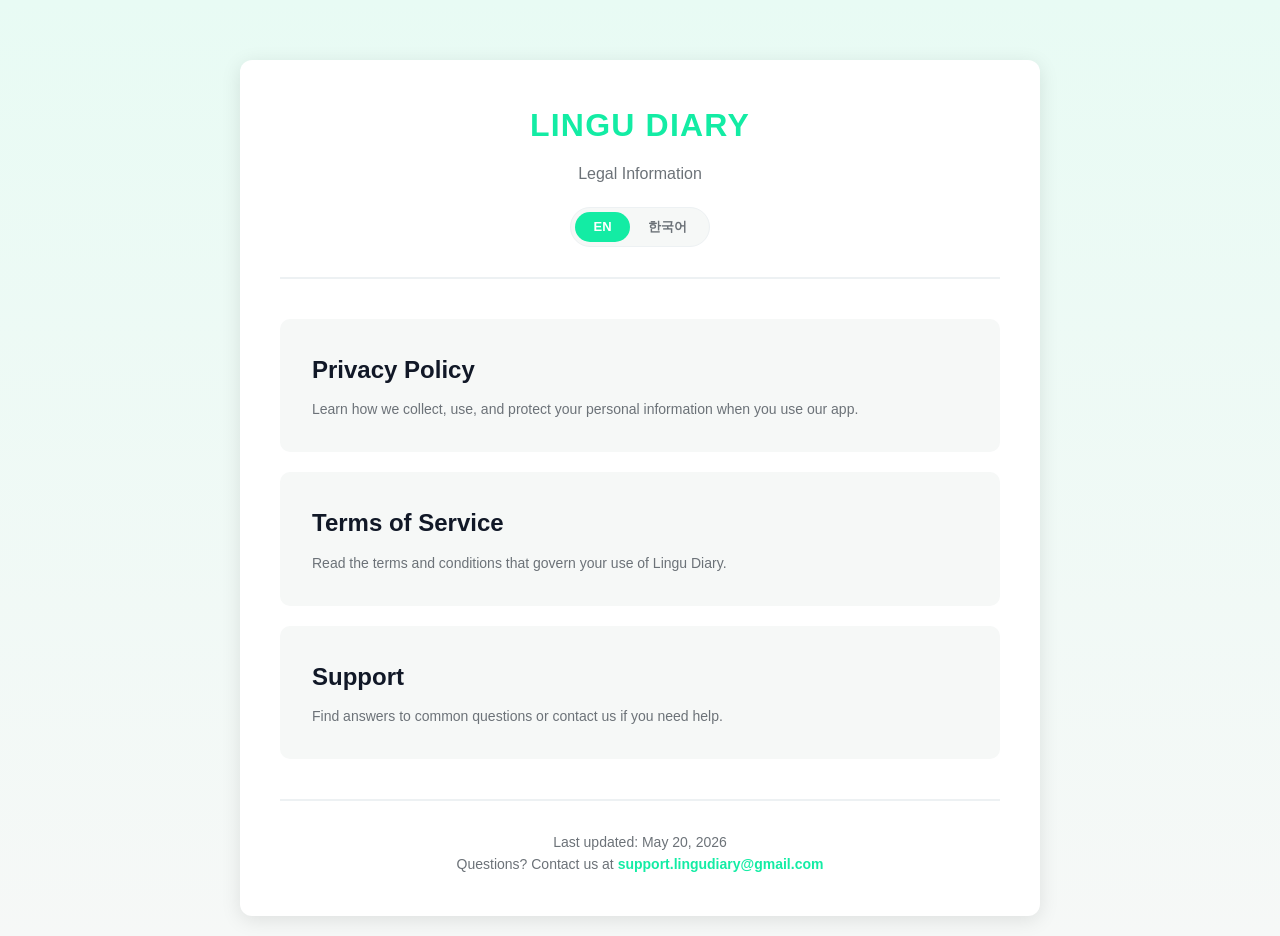
<file: public/index.html>
<!DOCTYPE html>
<html lang="en">
<head>
    <meta charset="UTF-8">
    <meta name="viewport" content="width=device-width, initial-scale=1.0">
    <title>Lingu Diary - Legal</title>
    <style>
        * {
            margin: 0;
            padding: 0;
            box-sizing: border-box;
        }

        body {
            font-family: -apple-system, BlinkMacSystemFont, 'Segoe UI', 'Roboto', 'Helvetica', 'Arial', sans-serif;
            line-height: 1.6;
            color: #1a1c1e;
            background: linear-gradient(to bottom, #e8fbf4 0%, #f6f8f7 100%);
            min-height: 100vh;
            padding: 20px;
        }

        .container {
            max-width: 800px;
            margin: 0 auto;
            background: white;
            border-radius: 12px;
            box-shadow: 0 4px 20px rgba(0, 0, 0, 0.1);
            padding: 40px;
            margin-top: 40px;
        }

        .header {
            text-align: center;
            margin-bottom: 40px;
            padding-bottom: 30px;
            border-bottom: 2px solid #edf1f3;
        }

        .logo {
            font-size: 32px;
            font-weight: 700;
            color: #13eca4;
            letter-spacing: 1.2px;
            margin-bottom: 10px;
        }

        .subtitle {
            font-size: 16px;
            color: #6c7278;
            font-weight: 500;
        }

        .lang-switcher {
            display: inline-flex;
            gap: 0;
            margin-top: 20px;
            background: #f6f8f7;
            border-radius: 999px;
            padding: 4px;
            border: 1px solid #edf1f3;
        }

        .lang-switcher button {
            appearance: none;
            border: none;
            background: transparent;
            padding: 6px 18px;
            font-size: 13px;
            font-weight: 600;
            color: #6c7278;
            border-radius: 999px;
            cursor: pointer;
            transition: all 0.2s;
            font-family: inherit;
        }

        .lang-switcher button:hover {
            color: #111827;
        }

        .lang-switcher button.active {
            background: #13eca4;
            color: white;
        }

        [data-lang]:not(.lang-active) {
            display: none !important;
        }

        .links {
            display: grid;
            gap: 20px;
            margin-top: 40px;
        }

        .link-card {
            padding: 30px;
            background: #f6f8f7;
            border-radius: 10px;
            text-decoration: none;
            color: inherit;
            transition: all 0.3s;
            border: 2px solid transparent;
        }

        .link-card:hover {
            background: white;
            border-color: #13eca4;
            transform: translateY(-2px);
            box-shadow: 0 6px 20px rgba(19, 236, 164, 0.2);
        }

        .link-card h2 {
            font-size: 24px;
            color: #111827;
            margin-bottom: 10px;
        }

        .link-card p {
            font-size: 14px;
            color: #6c7278;
            line-height: 1.5;
        }

        .footer {
            text-align: center;
            margin-top: 40px;
            padding-top: 30px;
            border-top: 2px solid #edf1f3;
            color: #6c7278;
            font-size: 14px;
        }

        .footer a {
            color: #13eca4;
            text-decoration: none;
            font-weight: 600;
        }

        .footer a:hover {
            opacity: 0.8;
        }

        @media (max-width: 600px) {
            .container {
                padding: 24px;
                margin-top: 20px;
            }

            .logo {
                font-size: 24px;
            }

            .link-card {
                padding: 20px;
            }

            .link-card h2 {
                font-size: 20px;
            }
        }
    </style>
</head>
<body>
    <div class="container">
        <div class="header">
            <div class="logo">LINGU DIARY</div>
            <p class="subtitle lang-active" data-lang="en">Legal Information</p>
            <p class="subtitle" data-lang="ko">법적 고지</p>
            <div class="lang-switcher" role="group" aria-label="Language">
                <button type="button" class="active" data-lang-btn="en">EN</button>
                <button type="button" data-lang-btn="ko">한국어</button>
            </div>
        </div>

        <div class="links">
            <a href="privacy-policy.html" class="link-card">
                <div class="lang-active" data-lang="en">
                    <h2>Privacy Policy</h2>
                    <p>Learn how we collect, use, and protect your personal information when you use our app.</p>
                </div>
                <div data-lang="ko">
                    <h2>개인정보 처리방침</h2>
                    <p>앱을 이용하실 때 저희가 귀하의 개인정보를 어떻게 수집, 이용, 보호하는지 확인하세요.</p>
                </div>
            </a>

            <a href="terms-of-service.html" class="link-card">
                <div class="lang-active" data-lang="en">
                    <h2>Terms of Service</h2>
                    <p>Read the terms and conditions that govern your use of Lingu Diary.</p>
                </div>
                <div data-lang="ko">
                    <h2>서비스 이용약관</h2>
                    <p>Lingu Diary 이용에 적용되는 약관 및 조건을 확인하세요.</p>
                </div>
            </a>

            <a href="support.html" class="link-card">
                <div class="lang-active" data-lang="en">
                    <h2>Support</h2>
                    <p>Find answers to common questions or contact us if you need help.</p>
                </div>
                <div data-lang="ko">
                    <h2>고객 지원</h2>
                    <p>자주 묻는 질문에 대한 답변을 확인하시거나 도움이 필요할 때 문의해 주세요.</p>
                </div>
            </a>
        </div>

        <div class="footer">
            <p class="lang-active" data-lang="en">Last updated: May 20, 2026</p>
            <p data-lang="ko">최종 업데이트: 2026년 5월 20일</p>
            <p class="lang-active" data-lang="en">Questions? Contact us at <a href="mailto:support.lingudiary@gmail.com">support.lingudiary@gmail.com</a></p>
            <p data-lang="ko">문의사항이 있으신가요? <a href="mailto:support.lingudiary@gmail.com">support.lingudiary@gmail.com</a>으로 연락주세요.</p>
        </div>
    </div>
    <script src="lang.js"></script>
</body>
</html>
</file>
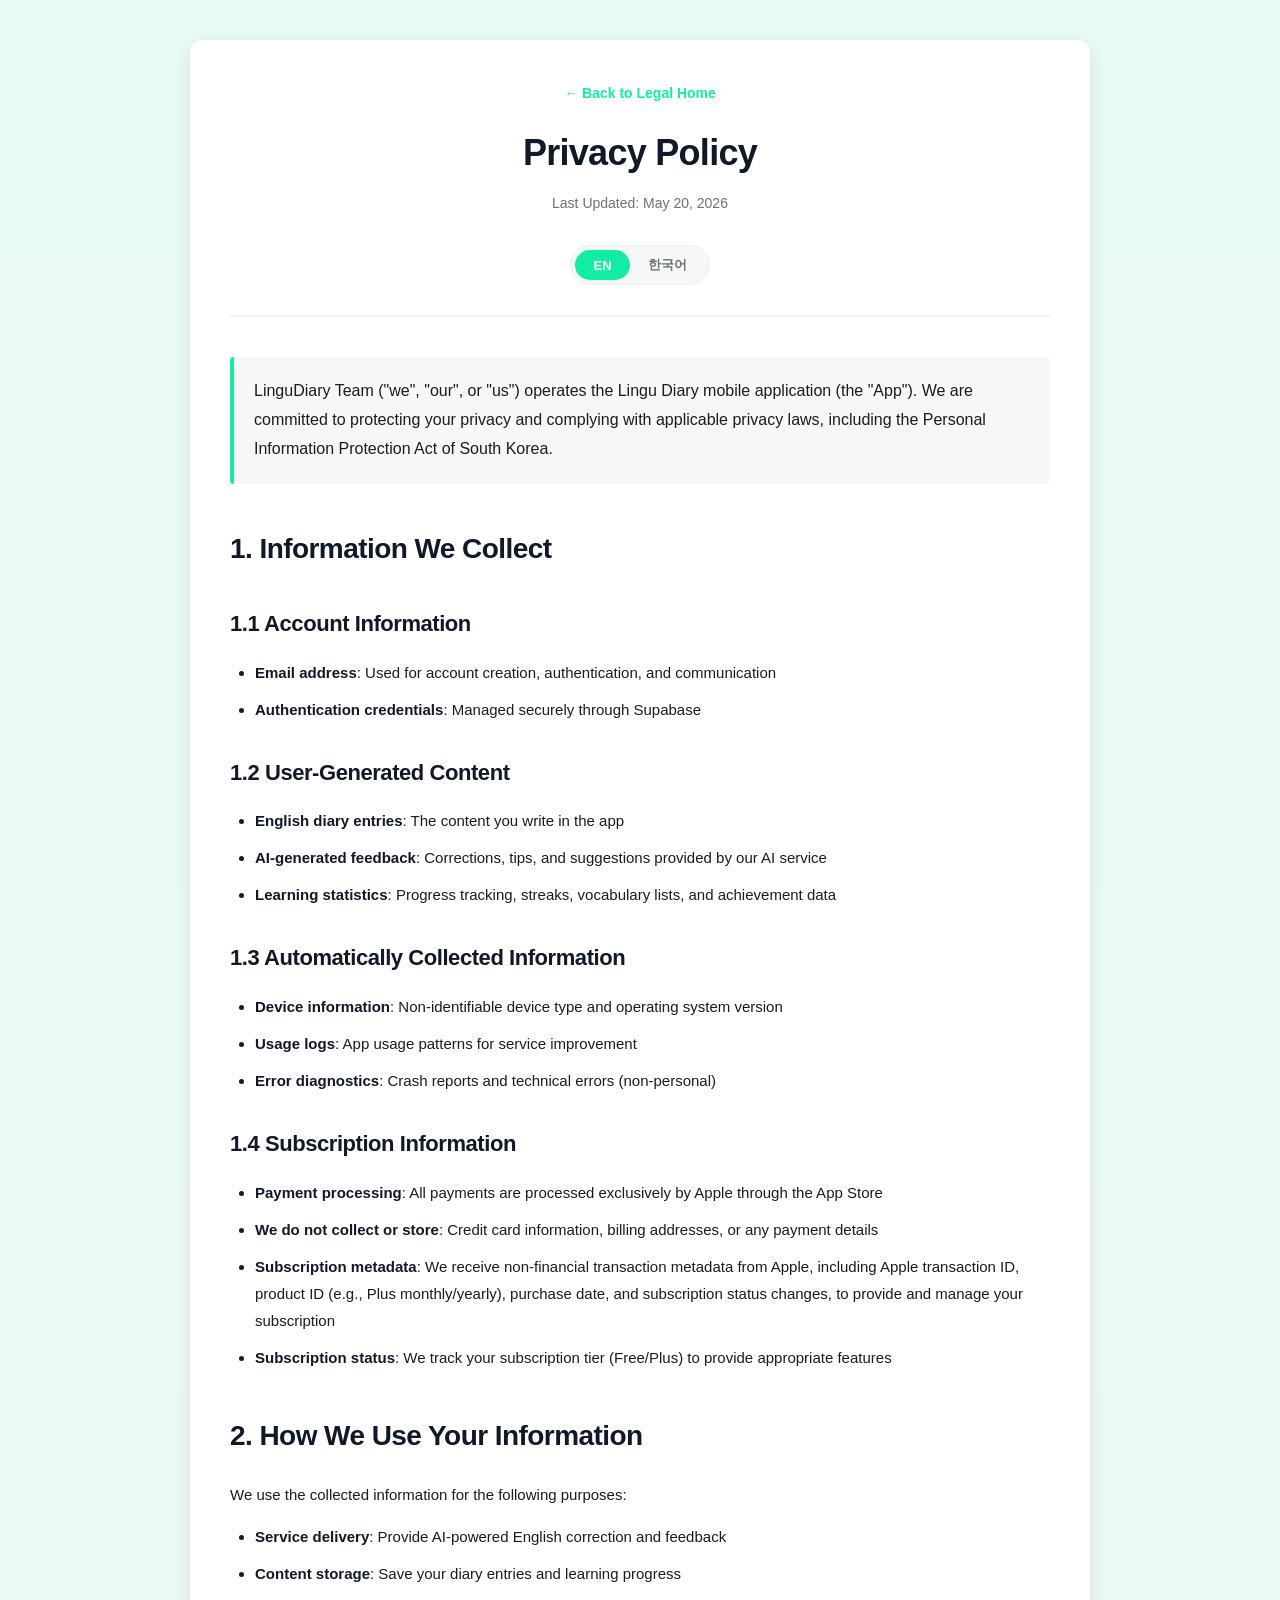
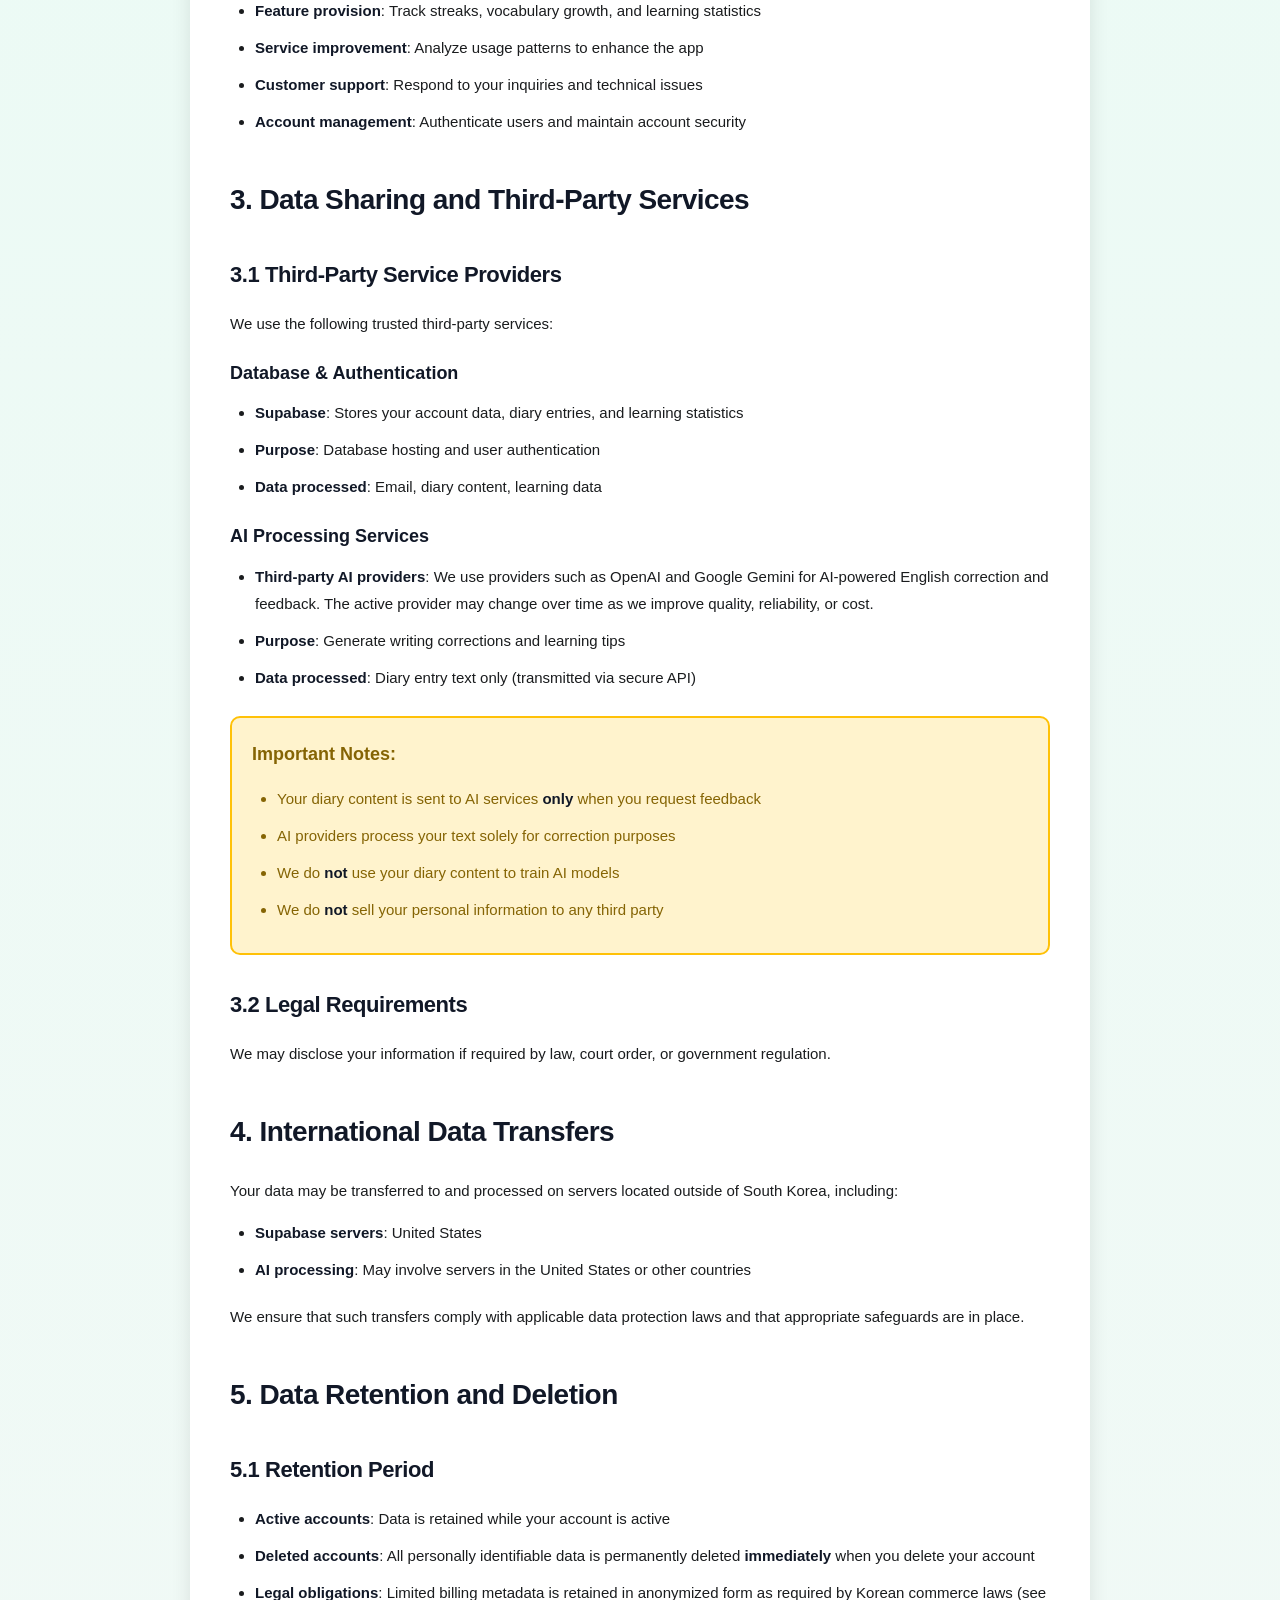
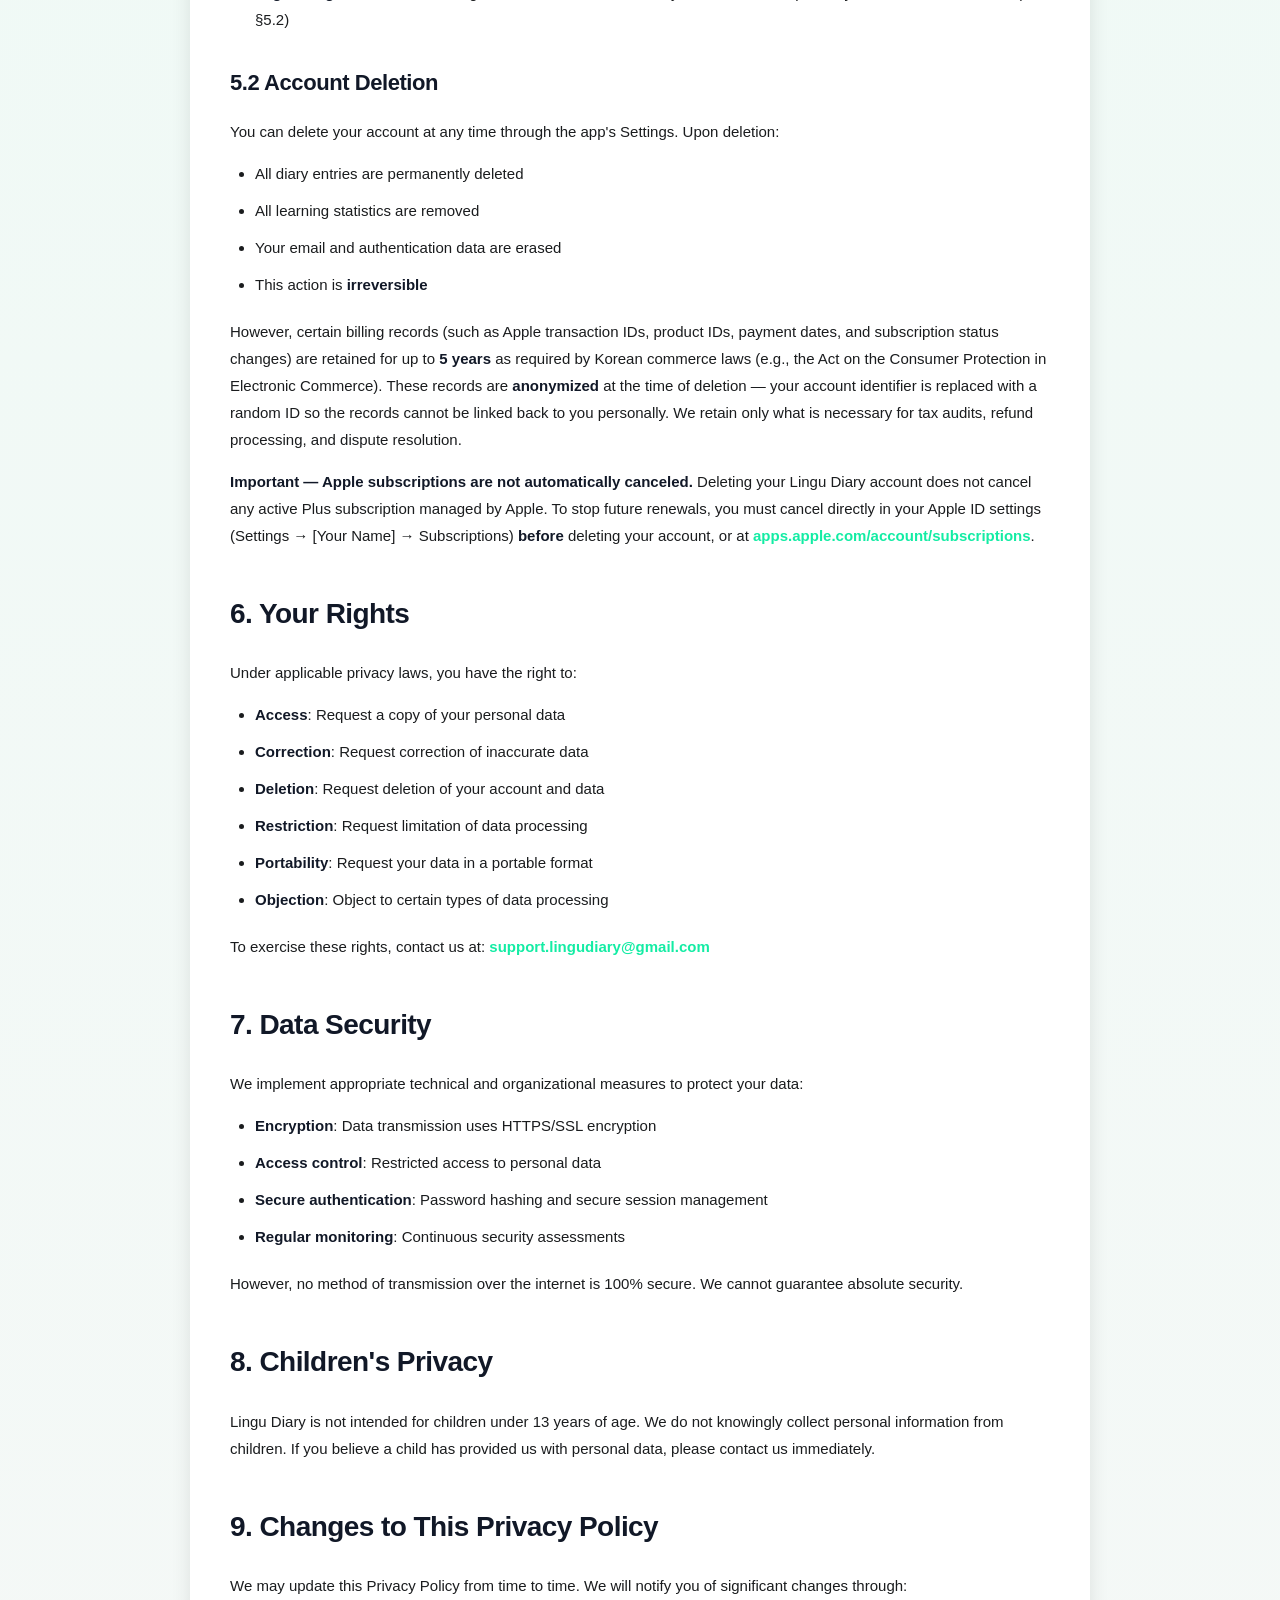
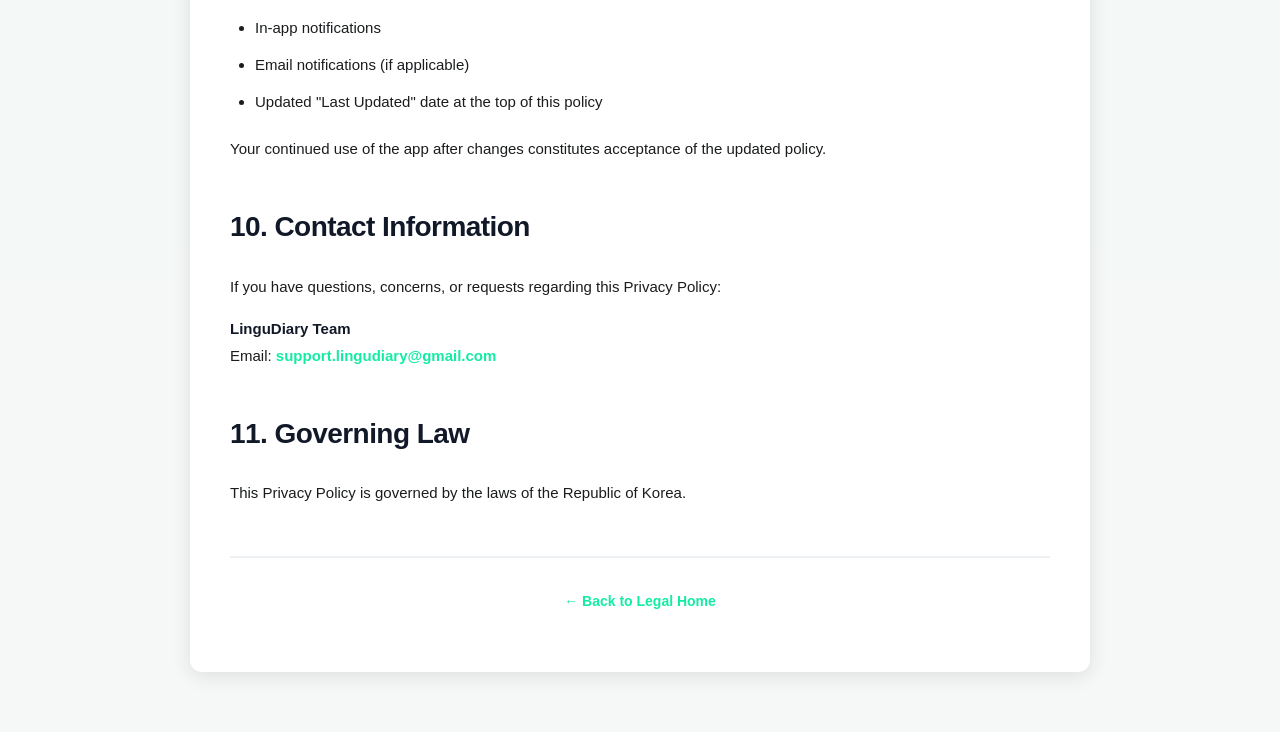
<file: public/privacy-policy.html>
<!DOCTYPE html>
<html lang="en">
<head>
    <meta charset="UTF-8">
    <meta name="viewport" content="width=device-width, initial-scale=1.0">
    <title>Privacy Policy - Lingu Diary</title>
    <link rel="stylesheet" href="styles.css">
</head>
<body>
    <div class="container">
        <div class="header">
            <a href="index.html" class="back-link lang-active" data-lang="en">← Back to Legal Home</a>
            <a href="index.html" class="back-link" data-lang="ko">← 법적 고지 홈으로</a>
            <h1 class="lang-active" data-lang="en">Privacy Policy</h1>
            <h1 data-lang="ko">개인정보 처리방침</h1>
            <p class="last-updated lang-active" data-lang="en">Last Updated: May 20, 2026</p>
            <p class="last-updated" data-lang="ko">최종 업데이트: 2026년 5월 20일</p>
            <div class="lang-switcher" role="group" aria-label="Language">
                <button type="button" class="active" data-lang-btn="en">EN</button>
                <button type="button" data-lang-btn="ko">한국어</button>
            </div>
        </div>

        <div class="content">
            <!-- ========== ENGLISH ========== -->
            <div class="lang-active" data-lang="en">
                <p class="intro">LinguDiary Team ("we", "our", or "us") operates the Lingu Diary mobile application (the "App"). We are committed to protecting your privacy and complying with applicable privacy laws, including the Personal Information Protection Act of South Korea.</p>

                <h2>1. Information We Collect</h2>

                <h3>1.1 Account Information</h3>
                <ul>
                    <li><strong>Email address</strong>: Used for account creation, authentication, and communication</li>
                    <li><strong>Authentication credentials</strong>: Managed securely through Supabase</li>
                </ul>

                <h3>1.2 User-Generated Content</h3>
                <ul>
                    <li><strong>English diary entries</strong>: The content you write in the app</li>
                    <li><strong>AI-generated feedback</strong>: Corrections, tips, and suggestions provided by our AI service</li>
                    <li><strong>Learning statistics</strong>: Progress tracking, streaks, vocabulary lists, and achievement data</li>
                </ul>

                <h3>1.3 Automatically Collected Information</h3>
                <ul>
                    <li><strong>Device information</strong>: Non-identifiable device type and operating system version</li>
                    <li><strong>Usage logs</strong>: App usage patterns for service improvement</li>
                    <li><strong>Error diagnostics</strong>: Crash reports and technical errors (non-personal)</li>
                </ul>

                <h3>1.4 Subscription Information</h3>
                <ul>
                    <li><strong>Payment processing</strong>: All payments are processed exclusively by Apple through the App Store</li>
                    <li><strong>We do not collect or store</strong>: Credit card information, billing addresses, or any payment details</li>
                    <li><strong>Subscription metadata</strong>: We receive non-financial transaction metadata from Apple, including Apple transaction ID, product ID (e.g., Plus monthly/yearly), purchase date, and subscription status changes, to provide and manage your subscription</li>
                    <li><strong>Subscription status</strong>: We track your subscription tier (Free/Plus) to provide appropriate features</li>
                </ul>

                <h2>2. How We Use Your Information</h2>
                <p>We use the collected information for the following purposes:</p>
                <ul>
                    <li><strong>Service delivery</strong>: Provide AI-powered English correction and feedback</li>
                    <li><strong>Content storage</strong>: Save your diary entries and learning progress</li>
                    <li><strong>Feature provision</strong>: Track streaks, vocabulary growth, and learning statistics</li>
                    <li><strong>Service improvement</strong>: Analyze usage patterns to enhance the app</li>
                    <li><strong>Customer support</strong>: Respond to your inquiries and technical issues</li>
                    <li><strong>Account management</strong>: Authenticate users and maintain account security</li>
                </ul>

                <h2>3. Data Sharing and Third-Party Services</h2>

                <h3>3.1 Third-Party Service Providers</h3>
                <p>We use the following trusted third-party services:</p>

                <h4>Database & Authentication</h4>
                <ul>
                    <li><strong>Supabase</strong>: Stores your account data, diary entries, and learning statistics</li>
                    <li><strong>Purpose</strong>: Database hosting and user authentication</li>
                    <li><strong>Data processed</strong>: Email, diary content, learning data</li>
                </ul>

                <h4>AI Processing Services</h4>
                <ul>
                    <li><strong>Third-party AI providers</strong>: We use providers such as OpenAI and Google Gemini for AI-powered English correction and feedback. The active provider may change over time as we improve quality, reliability, or cost.</li>
                    <li><strong>Purpose</strong>: Generate writing corrections and learning tips</li>
                    <li><strong>Data processed</strong>: Diary entry text only (transmitted via secure API)</li>
                </ul>

                <div class="important-note">
                    <h4>Important Notes:</h4>
                    <ul>
                        <li>Your diary content is sent to AI services <strong>only</strong> when you request feedback</li>
                        <li>AI providers process your text solely for correction purposes</li>
                        <li>We do <strong>not</strong> use your diary content to train AI models</li>
                        <li>We do <strong>not</strong> sell your personal information to any third party</li>
                    </ul>
                </div>

                <h3>3.2 Legal Requirements</h3>
                <p>We may disclose your information if required by law, court order, or government regulation.</p>

                <h2>4. International Data Transfers</h2>
                <p>Your data may be transferred to and processed on servers located outside of South Korea, including:</p>
                <ul>
                    <li><strong>Supabase servers</strong>: United States</li>
                    <li><strong>AI processing</strong>: May involve servers in the United States or other countries</li>
                </ul>
                <p>We ensure that such transfers comply with applicable data protection laws and that appropriate safeguards are in place.</p>

                <h2>5. Data Retention and Deletion</h2>

                <h3>5.1 Retention Period</h3>
                <ul>
                    <li><strong>Active accounts</strong>: Data is retained while your account is active</li>
                    <li><strong>Deleted accounts</strong>: All personally identifiable data is permanently deleted <strong>immediately</strong> when you delete your account</li>
                    <li><strong>Legal obligations</strong>: Limited billing metadata is retained in anonymized form as required by Korean commerce laws (see §5.2)</li>
                </ul>

                <h3>5.2 Account Deletion</h3>
                <p>You can delete your account at any time through the app's Settings. Upon deletion:</p>
                <ul>
                    <li>All diary entries are permanently deleted</li>
                    <li>All learning statistics are removed</li>
                    <li>Your email and authentication data are erased</li>
                    <li>This action is <strong>irreversible</strong></li>
                </ul>
                <p>However, certain billing records (such as Apple transaction IDs, product IDs, payment dates, and subscription status changes) are retained for up to <strong>5 years</strong> as required by Korean commerce laws (e.g., the Act on the Consumer Protection in Electronic Commerce). These records are <strong>anonymized</strong> at the time of deletion — your account identifier is replaced with a random ID so the records cannot be linked back to you personally. We retain only what is necessary for tax audits, refund processing, and dispute resolution.</p>
                <p><strong>Important — Apple subscriptions are not automatically canceled.</strong> Deleting your Lingu Diary account does not cancel any active Plus subscription managed by Apple. To stop future renewals, you must cancel directly in your Apple ID settings (Settings → [Your Name] → Subscriptions) <strong>before</strong> deleting your account, or at <a href="https://apps.apple.com/account/subscriptions" target="_blank" rel="noopener">apps.apple.com/account/subscriptions</a>.</p>

                <h2>6. Your Rights</h2>
                <p>Under applicable privacy laws, you have the right to:</p>
                <ul>
                    <li><strong>Access</strong>: Request a copy of your personal data</li>
                    <li><strong>Correction</strong>: Request correction of inaccurate data</li>
                    <li><strong>Deletion</strong>: Request deletion of your account and data</li>
                    <li><strong>Restriction</strong>: Request limitation of data processing</li>
                    <li><strong>Portability</strong>: Request your data in a portable format</li>
                    <li><strong>Objection</strong>: Object to certain types of data processing</li>
                </ul>
                <p>To exercise these rights, contact us at: <a href="mailto:support.lingudiary@gmail.com">support.lingudiary@gmail.com</a></p>

                <h2>7. Data Security</h2>
                <p>We implement appropriate technical and organizational measures to protect your data:</p>
                <ul>
                    <li><strong>Encryption</strong>: Data transmission uses HTTPS/SSL encryption</li>
                    <li><strong>Access control</strong>: Restricted access to personal data</li>
                    <li><strong>Secure authentication</strong>: Password hashing and secure session management</li>
                    <li><strong>Regular monitoring</strong>: Continuous security assessments</li>
                </ul>
                <p>However, no method of transmission over the internet is 100% secure. We cannot guarantee absolute security.</p>

                <h2>8. Children's Privacy</h2>
                <p>Lingu Diary is not intended for children under 13 years of age. We do not knowingly collect personal information from children. If you believe a child has provided us with personal data, please contact us immediately.</p>

                <h2>9. Changes to This Privacy Policy</h2>
                <p>We may update this Privacy Policy from time to time. We will notify you of significant changes through:</p>
                <ul>
                    <li>In-app notifications</li>
                    <li>Email notifications (if applicable)</li>
                    <li>Updated "Last Updated" date at the top of this policy</li>
                </ul>
                <p>Your continued use of the app after changes constitutes acceptance of the updated policy.</p>

                <h2>10. Contact Information</h2>
                <p>If you have questions, concerns, or requests regarding this Privacy Policy:</p>
                <p><strong>LinguDiary Team</strong><br>
                Email: <a href="mailto:support.lingudiary@gmail.com">support.lingudiary@gmail.com</a></p>

                <h2>11. Governing Law</h2>
                <p>This Privacy Policy is governed by the laws of the Republic of Korea.</p>
            </div>

            <!-- ========== KOREAN ========== -->
            <div data-lang="ko">
                <p class="intro">LinguDiary 팀(이하 "당사")은 Lingu Diary 모바일 애플리케이션(이하 "본 앱")을 운영합니다. 당사는 이용자의 개인정보를 보호하고, 대한민국 「개인정보 보호법」을 비롯한 관련 법령을 준수하기 위해 최선을 다하고 있습니다.</p>

                <h2>1. 수집하는 개인정보 항목</h2>

                <h3>1.1 계정 정보</h3>
                <ul>
                    <li><strong>이메일 주소</strong>: 계정 생성, 인증 및 고객 연락에 사용됩니다.</li>
                    <li><strong>인증 정보</strong>: Supabase를 통해 안전하게 관리됩니다.</li>
                </ul>

                <h3>1.2 이용자 생성 콘텐츠</h3>
                <ul>
                    <li><strong>영어 일기 내용</strong>: 이용자가 본 앱에 작성한 콘텐츠</li>
                    <li><strong>AI 생성 피드백</strong>: 당사 AI 서비스가 제공하는 교정, 팁 및 제안 내용</li>
                    <li><strong>학습 통계</strong>: 진도, 연속 작성일(streak), 단어 목록 및 성취 데이터</li>
                </ul>

                <h3>1.3 자동 수집 정보</h3>
                <ul>
                    <li><strong>기기 정보</strong>: 식별이 불가능한 기기 종류 및 운영체제 버전</li>
                    <li><strong>이용 로그</strong>: 서비스 개선을 위한 앱 사용 패턴</li>
                    <li><strong>오류 진단 정보</strong>: 비식별 충돌 보고 및 기술적 오류 정보</li>
                </ul>

                <h3>1.4 구독 관련 정보</h3>
                <ul>
                    <li><strong>결제 처리</strong>: 모든 결제는 App Store를 통해 Apple이 단독으로 처리합니다.</li>
                    <li><strong>당사가 수집·저장하지 않는 정보</strong>: 신용카드 정보, 청구지 주소 등 일체의 결제 정보</li>
                    <li><strong>구독 메타데이터</strong>: 구독 제공 및 관리를 위해 Apple로부터 비재무적 거래 메타데이터(Apple 거래 ID, 상품 ID(예: Plus 월간/연간), 결제일, 구독 상태 변경 이력 등)를 수신·보관합니다.</li>
                    <li><strong>구독 상태</strong>: 적절한 기능 제공을 위해 이용자의 구독 등급(Free/Plus) 정보를 확인합니다.</li>
                </ul>

                <h2>2. 개인정보의 이용 목적</h2>
                <p>당사는 수집한 정보를 다음 목적에 이용합니다.</p>
                <ul>
                    <li><strong>서비스 제공</strong>: AI 기반 영어 교정 및 피드백 제공</li>
                    <li><strong>콘텐츠 저장</strong>: 이용자의 일기 및 학습 진행 상황 저장</li>
                    <li><strong>기능 제공</strong>: 연속 작성일, 어휘 성장, 학습 통계 제공</li>
                    <li><strong>서비스 개선</strong>: 이용 패턴 분석을 통한 앱 개선</li>
                    <li><strong>고객 지원</strong>: 문의 및 기술적 이슈 대응</li>
                    <li><strong>계정 관리</strong>: 이용자 인증 및 계정 보안 유지</li>
                </ul>

                <h2>3. 개인정보의 공유 및 제3자 서비스</h2>

                <h3>3.1 제3자 서비스 제공업체</h3>
                <p>당사는 다음과 같은 신뢰할 수 있는 제3자 서비스를 이용합니다.</p>

                <h4>데이터베이스 및 인증</h4>
                <ul>
                    <li><strong>Supabase</strong>: 계정 데이터, 일기 내용, 학습 통계 저장</li>
                    <li><strong>이용 목적</strong>: 데이터베이스 호스팅 및 이용자 인증</li>
                    <li><strong>처리 정보</strong>: 이메일, 일기 내용, 학습 데이터</li>
                </ul>

                <h4>AI 처리 서비스</h4>
                <ul>
                    <li><strong>제3자 AI 제공업체</strong>: OpenAI, Google Gemini 등 외부 AI 제공업체를 통해 AI 기반 영어 교정 및 피드백을 제공합니다. 품질, 안정성, 비용 등을 고려하여 실제로 이용되는 제공업체는 변경될 수 있습니다.</li>
                    <li><strong>이용 목적</strong>: 작문 교정 및 학습 팁 생성</li>
                    <li><strong>처리 정보</strong>: 일기 본문 텍스트 (보안 API를 통해 전송)</li>
                </ul>

                <div class="important-note">
                    <h4>중요 사항</h4>
                    <ul>
                        <li>이용자의 일기 내용은 이용자가 피드백을 요청하는 경우에 <strong>한하여</strong> AI 서비스로 전송됩니다.</li>
                        <li>AI 제공업체는 오직 교정 목적으로만 텍스트를 처리합니다.</li>
                        <li>당사는 이용자의 일기 내용을 AI 모델 학습에 <strong>사용하지 않습니다</strong>.</li>
                        <li>당사는 이용자의 개인정보를 어떠한 제3자에게도 <strong>판매하지 않습니다</strong>.</li>
                    </ul>
                </div>

                <h3>3.2 법적 요구 사항</h3>
                <p>법령, 법원의 명령 또는 정부 기관의 규제에 따라 요구되는 경우 이용자의 정보를 공개할 수 있습니다.</p>

                <h2>4. 개인정보의 국외 이전</h2>
                <p>이용자의 데이터는 다음과 같이 대한민국 외부에 위치한 서버로 이전·처리될 수 있습니다.</p>
                <ul>
                    <li><strong>Supabase 서버</strong>: 미국</li>
                    <li><strong>AI 처리</strong>: 미국 또는 기타 국가 서버를 이용할 수 있음</li>
                </ul>
                <p>당사는 이러한 이전이 관련 개인정보 보호법을 준수하고, 적절한 보호 조치가 이루어지도록 합니다.</p>

                <h2>5. 개인정보의 보유 및 파기</h2>

                <h3>5.1 보유 기간</h3>
                <ul>
                    <li><strong>활성 계정</strong>: 계정이 활성 상태인 동안 데이터가 보관됩니다.</li>
                    <li><strong>삭제된 계정</strong>: 개인 식별 가능한 모든 데이터는 계정 삭제 시점에 <strong>즉시</strong> 영구 삭제됩니다.</li>
                    <li><strong>법적 의무</strong>: 대한민국 「전자상거래 등에서의 소비자보호에 관한 법률」 등 관계 법령에 따라 결제 메타데이터는 익명화된 형태로 일정 기간 보관됩니다 (§5.2 참조).</li>
                </ul>

                <h3>5.2 계정 삭제</h3>
                <p>이용자는 앱 설정에서 언제든지 계정을 삭제할 수 있습니다. 계정 삭제 시 다음이 처리됩니다.</p>
                <ul>
                    <li>모든 일기 내용이 영구 삭제됩니다.</li>
                    <li>모든 학습 통계가 삭제됩니다.</li>
                    <li>이메일 및 인증 정보가 삭제됩니다.</li>
                    <li>본 조치는 <strong>되돌릴 수 없습니다</strong>.</li>
                </ul>
                <p>다만 「전자상거래 등에서의 소비자보호에 관한 법률」 등 관계 법령에 따라 결제·구독 관련 일부 기록(Apple 거래 ID, 상품 ID, 결제일, 구독 상태 변경 이력 등)은 <strong>최대 5년간</strong> 보관될 수 있습니다. 해당 기록은 계정 삭제 시점에 <strong>익명화</strong>되어, 이용자 식별자가 무작위 ID로 대체되며 개인을 다시 식별할 수 없도록 처리됩니다. 보관 목적은 세무 감사, 환불 처리, 분쟁 해결로 한정됩니다.</p>
                <p><strong>중요 — Apple 구독은 자동으로 해지되지 않습니다.</strong> Lingu Diary 계정을 삭제해도 Apple이 관리하는 Plus 구독은 해지되지 않으며, 다음 결제가 정상적으로 진행됩니다. 추가 결제를 막으려면 계정 삭제 <strong>전에</strong> Apple ID 설정(설정 → [이용자 이름] → 구독)에서 직접 해지하시거나 <a href="https://apps.apple.com/account/subscriptions" target="_blank" rel="noopener">apps.apple.com/account/subscriptions</a>에서 해지해주세요.</p>

                <h2>6. 이용자의 권리</h2>
                <p>관련 개인정보 보호법에 따라 이용자는 다음 권리를 가집니다.</p>
                <ul>
                    <li><strong>열람</strong>: 보관된 개인정보의 사본 요청</li>
                    <li><strong>정정</strong>: 부정확한 정보의 정정 요청</li>
                    <li><strong>삭제</strong>: 계정 및 개인정보의 삭제 요청</li>
                    <li><strong>처리 제한</strong>: 개인정보 처리의 제한 요청</li>
                    <li><strong>이동</strong>: 이동 가능한 형식으로의 데이터 제공 요청</li>
                    <li><strong>거부</strong>: 특정 유형의 개인정보 처리에 대한 반대</li>
                </ul>
                <p>권리 행사를 위해서는 <a href="mailto:support.lingudiary@gmail.com">support.lingudiary@gmail.com</a>으로 연락해 주시기 바랍니다.</p>

                <h2>7. 개인정보 보안</h2>
                <p>당사는 이용자의 데이터를 보호하기 위해 적절한 기술적·관리적 조치를 시행합니다.</p>
                <ul>
                    <li><strong>암호화</strong>: 데이터 전송 시 HTTPS/SSL 암호화 적용</li>
                    <li><strong>접근 통제</strong>: 개인정보 접근 권한 제한</li>
                    <li><strong>안전한 인증</strong>: 비밀번호 해시 및 안전한 세션 관리</li>
                    <li><strong>상시 모니터링</strong>: 지속적인 보안 점검</li>
                </ul>
                <p>다만, 인터넷을 통한 전송 방식에 100% 안전한 방법은 존재하지 않으므로, 절대적인 보안을 보장할 수는 없습니다.</p>

                <h2>8. 아동의 개인정보 보호</h2>
                <p>Lingu Diary는 만 13세 미만 아동을 대상으로 하지 않습니다. 당사는 아동의 개인정보를 알고 수집하지 않습니다. 만약 아동의 개인정보가 제공되었다고 판단되는 경우 즉시 당사로 연락해 주시기 바랍니다.</p>

                <h2>9. 개인정보 처리방침의 변경</h2>
                <p>본 개인정보 처리방침은 수시로 변경될 수 있으며, 중요한 변경 사항은 다음과 같은 방법으로 고지합니다.</p>
                <ul>
                    <li>앱 내 알림</li>
                    <li>이메일 알림 (해당되는 경우)</li>
                    <li>본 방침 상단의 "최종 업데이트" 날짜 갱신</li>
                </ul>
                <p>변경 이후에도 본 앱을 계속 이용하시는 경우, 개정된 처리방침에 동의하신 것으로 간주합니다.</p>

                <h2>10. 문의처</h2>
                <p>본 개인정보 처리방침과 관련하여 질문, 우려 사항 또는 요청 사항이 있는 경우 아래로 연락해 주시기 바랍니다.</p>
                <p><strong>LinguDiary 팀</strong><br>
                이메일: <a href="mailto:support.lingudiary@gmail.com">support.lingudiary@gmail.com</a></p>

                <h2>11. 준거법</h2>
                <p>본 개인정보 처리방침은 대한민국 법령에 따라 규율됩니다.</p>
            </div>
        </div>

        <div class="footer">
            <a href="index.html" class="back-link lang-active" data-lang="en">← Back to Legal Home</a>
            <a href="index.html" class="back-link" data-lang="ko">← 법적 고지 홈으로</a>
        </div>
    </div>
    <script src="lang.js"></script>
</body>
</html>
</file>
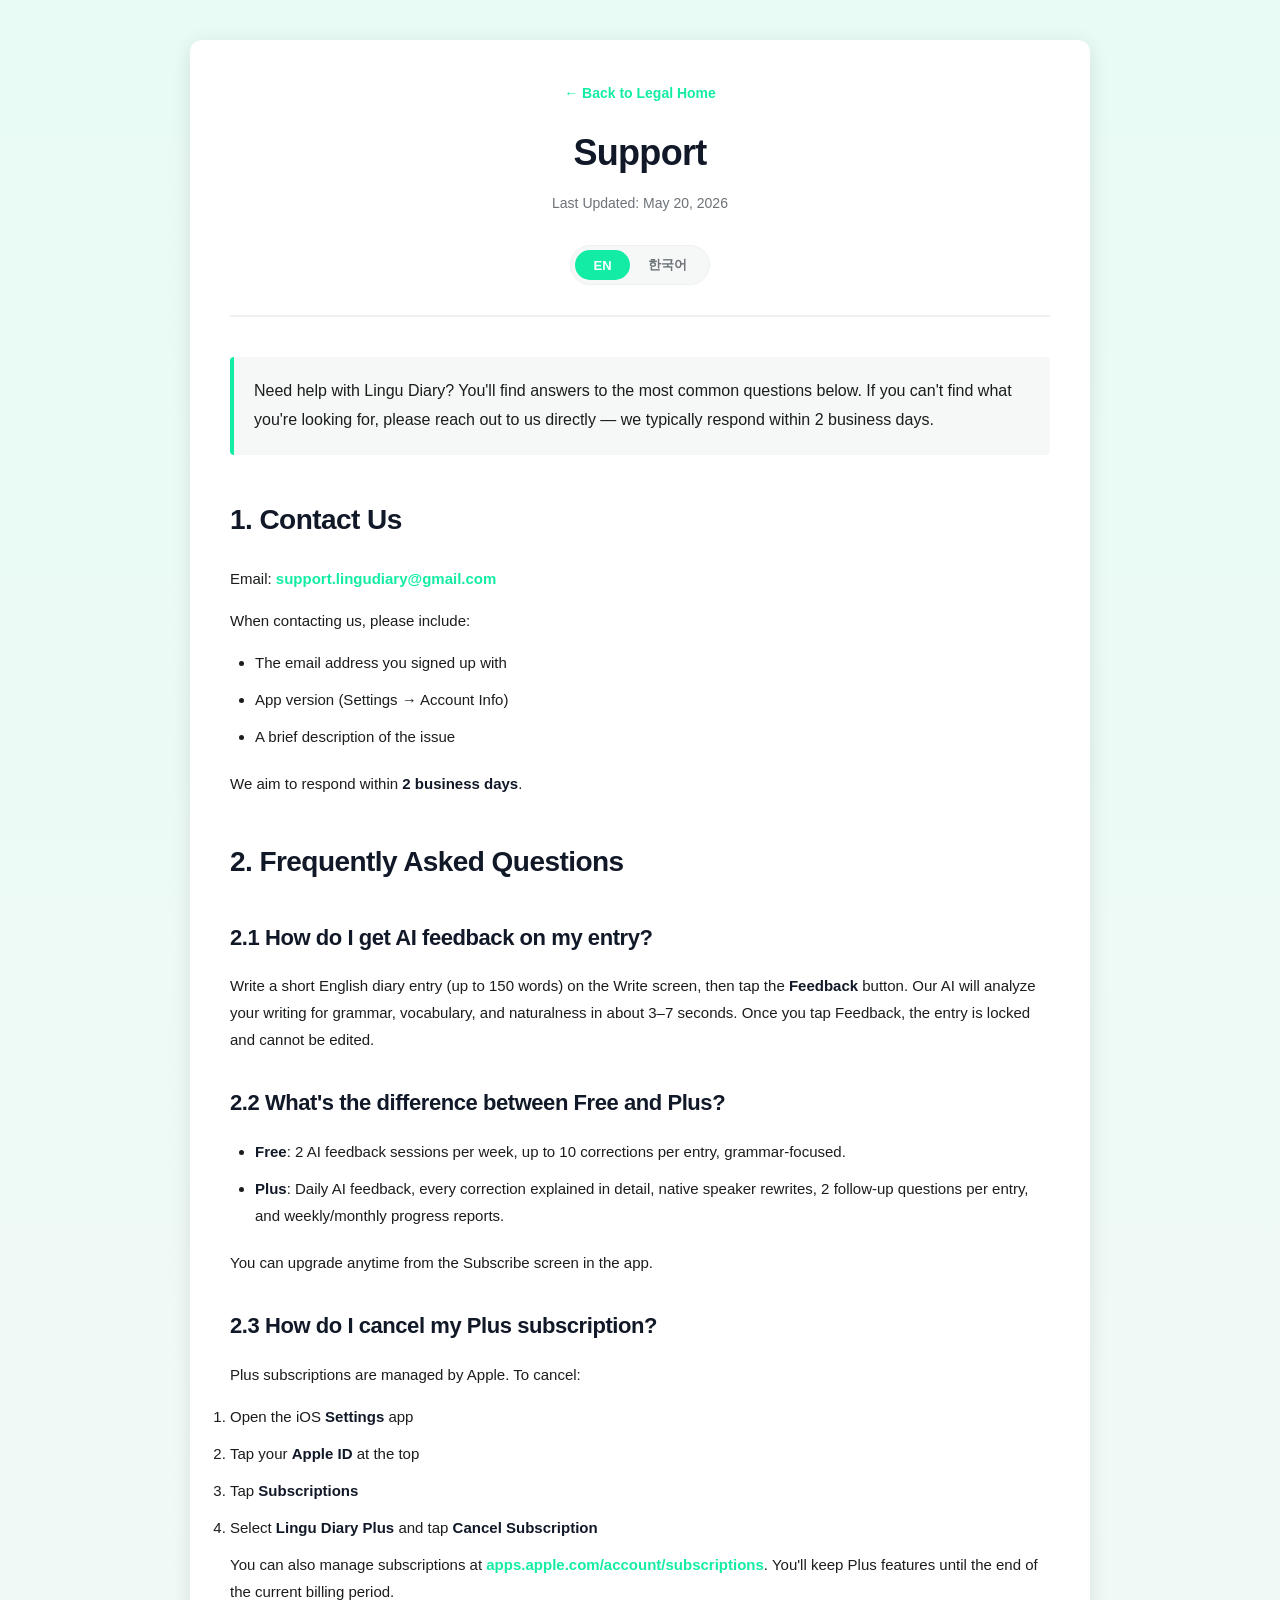
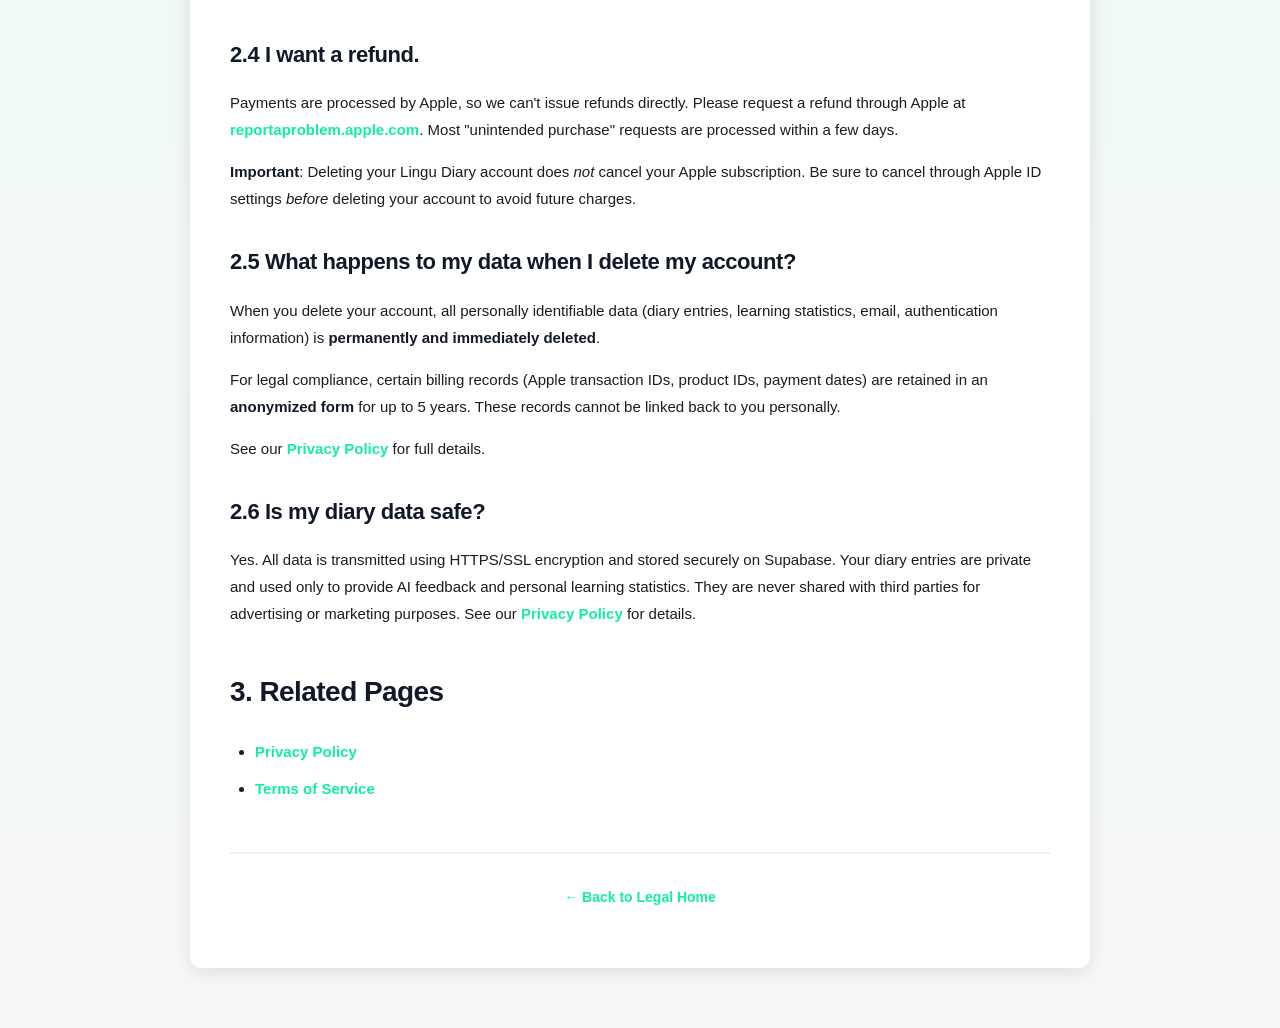
<file: public/support.html>
<!DOCTYPE html>
<html lang="en">
<head>
    <meta charset="UTF-8">
    <meta name="viewport" content="width=device-width, initial-scale=1.0">
    <title>Support - Lingu Diary</title>
    <link rel="stylesheet" href="styles.css">
</head>
<body>
    <div class="container">
        <div class="header">
            <a href="index.html" class="back-link lang-active" data-lang="en">← Back to Legal Home</a>
            <a href="index.html" class="back-link" data-lang="ko">← 법적 고지 홈으로</a>
            <h1 class="lang-active" data-lang="en">Support</h1>
            <h1 data-lang="ko">고객 지원</h1>
            <p class="last-updated lang-active" data-lang="en">Last Updated: May 20, 2026</p>
            <p class="last-updated" data-lang="ko">최종 업데이트: 2026년 5월 20일</p>
            <div class="lang-switcher" role="group" aria-label="Language">
                <button type="button" class="active" data-lang-btn="en">EN</button>
                <button type="button" data-lang-btn="ko">한국어</button>
            </div>
        </div>

        <div class="content">
            <!-- ========== ENGLISH ========== -->
            <div class="lang-active" data-lang="en">
                <p class="intro">Need help with Lingu Diary? You'll find answers to the most common questions below. If you can't find what you're looking for, please reach out to us directly — we typically respond within 2 business days.</p>

                <h2>1. Contact Us</h2>
                <p>Email: <a href="mailto:support.lingudiary@gmail.com">support.lingudiary@gmail.com</a></p>
                <p>When contacting us, please include:</p>
                <ul>
                    <li>The email address you signed up with</li>
                    <li>App version (Settings → Account Info)</li>
                    <li>A brief description of the issue</li>
                </ul>
                <p>We aim to respond within <strong>2 business days</strong>.</p>

                <h2>2. Frequently Asked Questions</h2>

                <h3>2.1 How do I get AI feedback on my entry?</h3>
                <p>Write a short English diary entry (up to 150 words) on the Write screen, then tap the <strong>Feedback</strong> button. Our AI will analyze your writing for grammar, vocabulary, and naturalness in about 3–7 seconds. Once you tap Feedback, the entry is locked and cannot be edited.</p>

                <h3>2.2 What's the difference between Free and Plus?</h3>
                <ul>
                    <li><strong>Free</strong>: 2 AI feedback sessions per week, up to 10 corrections per entry, grammar-focused.</li>
                    <li><strong>Plus</strong>: Daily AI feedback, every correction explained in detail, native speaker rewrites, 2 follow-up questions per entry, and weekly/monthly progress reports.</li>
                </ul>
                <p>You can upgrade anytime from the Subscribe screen in the app.</p>

                <h3>2.3 How do I cancel my Plus subscription?</h3>
                <p>Plus subscriptions are managed by Apple. To cancel:</p>
                <ol>
                    <li>Open the iOS <strong>Settings</strong> app</li>
                    <li>Tap your <strong>Apple ID</strong> at the top</li>
                    <li>Tap <strong>Subscriptions</strong></li>
                    <li>Select <strong>Lingu Diary Plus</strong> and tap <strong>Cancel Subscription</strong></li>
                </ol>
                <p>You can also manage subscriptions at <a href="https://apps.apple.com/account/subscriptions" target="_blank" rel="noopener">apps.apple.com/account/subscriptions</a>. You'll keep Plus features until the end of the current billing period.</p>

                <h3>2.4 I want a refund.</h3>
                <p>Payments are processed by Apple, so we can't issue refunds directly. Please request a refund through Apple at <a href="https://reportaproblem.apple.com" target="_blank" rel="noopener">reportaproblem.apple.com</a>. Most "unintended purchase" requests are processed within a few days.</p>
                <p><strong>Important</strong>: Deleting your Lingu Diary account does <em>not</em> cancel your Apple subscription. Be sure to cancel through Apple ID settings <em>before</em> deleting your account to avoid future charges.</p>

                <h3>2.5 What happens to my data when I delete my account?</h3>
                <p>When you delete your account, all personally identifiable data (diary entries, learning statistics, email, authentication information) is <strong>permanently and immediately deleted</strong>.</p>
                <p>For legal compliance, certain billing records (Apple transaction IDs, product IDs, payment dates) are retained in an <strong>anonymized form</strong> for up to 5 years. These records cannot be linked back to you personally.</p>
                <p>See our <a href="privacy-policy.html">Privacy Policy</a> for full details.</p>

                <h3>2.6 Is my diary data safe?</h3>
                <p>Yes. All data is transmitted using HTTPS/SSL encryption and stored securely on Supabase. Your diary entries are private and used only to provide AI feedback and personal learning statistics. They are never shared with third parties for advertising or marketing purposes. See our <a href="privacy-policy.html">Privacy Policy</a> for details.</p>

                <h2>3. Related Pages</h2>
                <ul>
                    <li><a href="privacy-policy.html">Privacy Policy</a></li>
                    <li><a href="terms-of-service.html">Terms of Service</a></li>
                </ul>
            </div>

            <!-- ========== KOREAN ========== -->
            <div data-lang="ko">
                <p class="intro">Lingu Diary 이용 중 도움이 필요하신가요? 아래에서 자주 묻는 질문에 대한 답변을 확인하실 수 있습니다. 원하는 답을 찾지 못하셨다면 언제든 문의해 주세요. 영업일 기준 2일 이내에 답변드립니다.</p>

                <h2>1. 문의처</h2>
                <p>이메일: <a href="mailto:support.lingudiary@gmail.com">support.lingudiary@gmail.com</a></p>
                <p>문의 시 아래 정보를 함께 알려주시면 더 빠른 답변이 가능합니다.</p>
                <ul>
                    <li>가입 시 사용한 이메일 주소</li>
                    <li>앱 버전 (설정 → 계정 정보)</li>
                    <li>문제 상황 간단한 설명</li>
                </ul>
                <p>일반적으로 <strong>영업일 기준 2일 이내</strong>에 답변드립니다.</p>

                <h2>2. 자주 묻는 질문</h2>

                <h3>2.1 AI 첨삭은 어떻게 받나요?</h3>
                <p>Write 화면에서 150단어 이내로 영어 일기를 작성한 뒤 <strong>Feedback</strong> 버튼을 누르시면 됩니다. AI가 약 3~7초 안에 문법, 어휘, 자연스러움을 분석해 드립니다. Feedback을 누른 일기는 잠기며 더 이상 수정할 수 없게 됩니다.</p>

                <h3>2.2 무료와 Plus는 어떻게 다른가요?</h3>
                <ul>
                    <li><strong>무료</strong>: 주 2회 AI 첨삭, 일기당 최대 10개 첨삭, 문법 중심.</li>
                    <li><strong>Plus</strong>: 매일 1회 AI 첨삭, 모든 수정에 대한 상세 설명, 원어민 버전 제공, 일기당 추가 질문 2회, 주간 및 월간 학습 리포트.</li>
                </ul>
                <p>앱 내 Subscribe 화면에서 언제든 업그레이드하실 수 있습니다.</p>

                <h3>2.3 Plus 구독을 해지하려면 어떻게 해야 하나요?</h3>
                <p>Plus 구독은 Apple이 관리합니다. 해지 방법:</p>
                <ol>
                    <li>iOS <strong>설정</strong> 앱 열기</li>
                    <li>상단의 <strong>본인 이름</strong> 탭</li>
                    <li><strong>구독</strong> 선택</li>
                    <li><strong>Lingu Diary Plus</strong> 선택 후 <strong>구독 취소</strong></li>
                </ol>
                <p><a href="https://apps.apple.com/account/subscriptions" target="_blank" rel="noopener">apps.apple.com/account/subscriptions</a>에서도 관리하실 수 있습니다. 현재 결제 주기가 끝날 때까지는 Plus 기능을 계속 이용하실 수 있습니다.</p>

                <h3>2.4 환불을 받고 싶어요.</h3>
                <p>결제는 Apple을 통해 처리되어 저희가 직접 환불을 진행할 수 없습니다. Apple의 <a href="https://reportaproblem.apple.com" target="_blank" rel="noopener">reportaproblem.apple.com</a>에서 직접 환불을 요청해 주세요. \"의도하지 않은 결제\" 사유로 신청하시면 보통 며칠 내에 처리됩니다.</p>
                <p><strong>중요</strong>: Lingu Diary 계정을 삭제해도 Apple 구독은 <em>자동으로 해지되지 않습니다</em>. 추가 결제를 막으시려면 계정 삭제 <em>전에</em> 먼저 Apple ID 설정에서 구독을 해지해 주세요.</p>

                <h3>2.5 계정을 삭제하면 데이터는 어떻게 되나요?</h3>
                <p>계정을 삭제하시면 개인 식별 가능한 모든 데이터(일기 내용, 학습 통계, 이메일, 인증 정보)는 <strong>즉시 영구 삭제</strong>됩니다.</p>
                <p>다만 관계 법령에 따라 일부 결제 기록(Apple 거래 ID, 상품 ID, 결제일)은 개인 식별 정보를 제거한 <strong>익명화된 형태</strong>로 최대 5년간 보관됩니다. 이 기록은 다시 본인과 연결할 수 없도록 처리됩니다.</p>
                <p>자세한 내용은 <a href="privacy-policy.html">개인정보 처리방침</a>을 참고해 주세요.</p>

                <h3>2.6 제 일기 데이터는 안전한가요?</h3>
                <p>네. 모든 데이터는 HTTPS/SSL 암호화로 전송되며 Supabase에 안전하게 저장됩니다. 작성하신 일기는 비공개이며 AI 첨삭과 개인 학습 통계 제공 외 다른 용도로 사용되지 않습니다. 광고나 마케팅 목적으로 제3자에게 공유되지 않습니다. 자세한 내용은 <a href="privacy-policy.html">개인정보 처리방침</a>을 참고해 주세요.</p>

                <h2>3. 관련 페이지</h2>
                <ul>
                    <li><a href="privacy-policy.html">개인정보 처리방침</a></li>
                    <li><a href="terms-of-service.html">서비스 이용약관</a></li>
                </ul>
            </div>
        </div>

        <div class="footer">
            <a href="index.html" class="back-link lang-active" data-lang="en">← Back to Legal Home</a>
            <a href="index.html" class="back-link" data-lang="ko">← 법적 고지 홈으로</a>
        </div>
    </div>
    <script src="lang.js"></script>
</body>
</html>
</file>
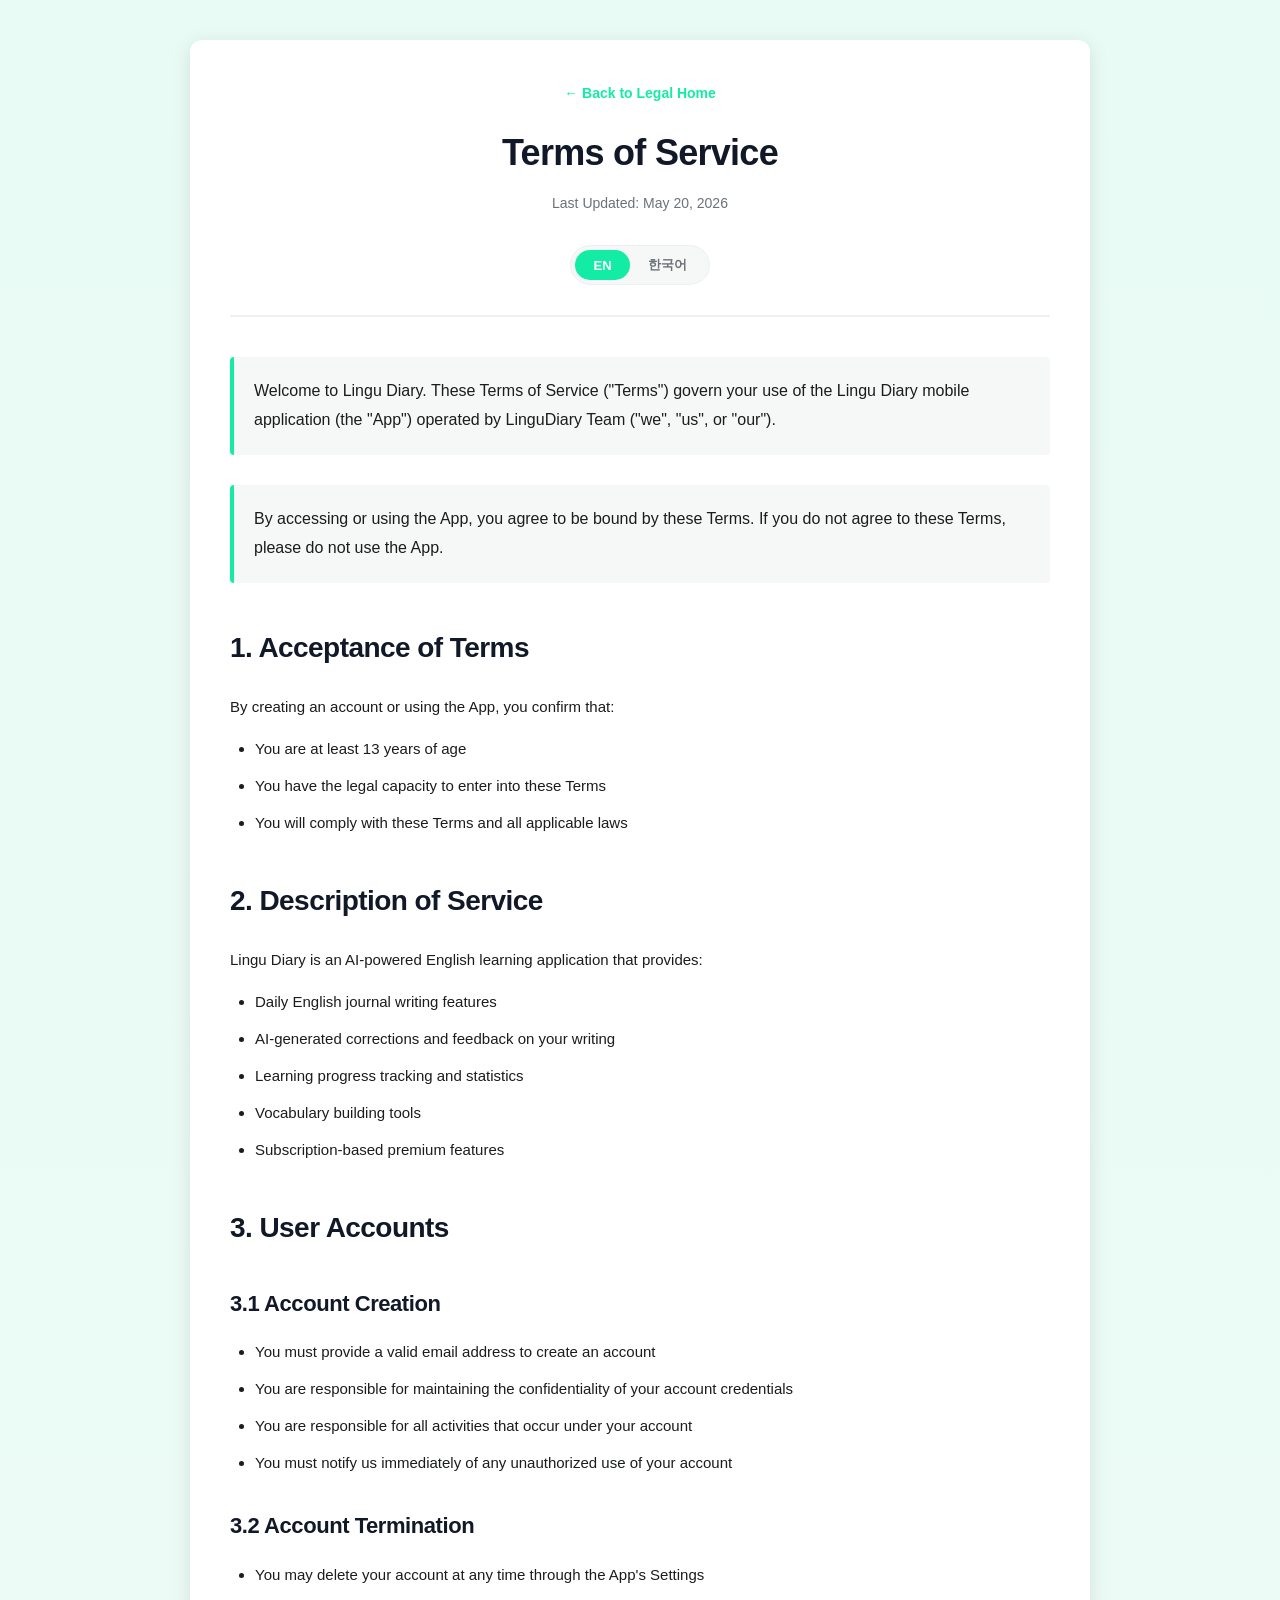
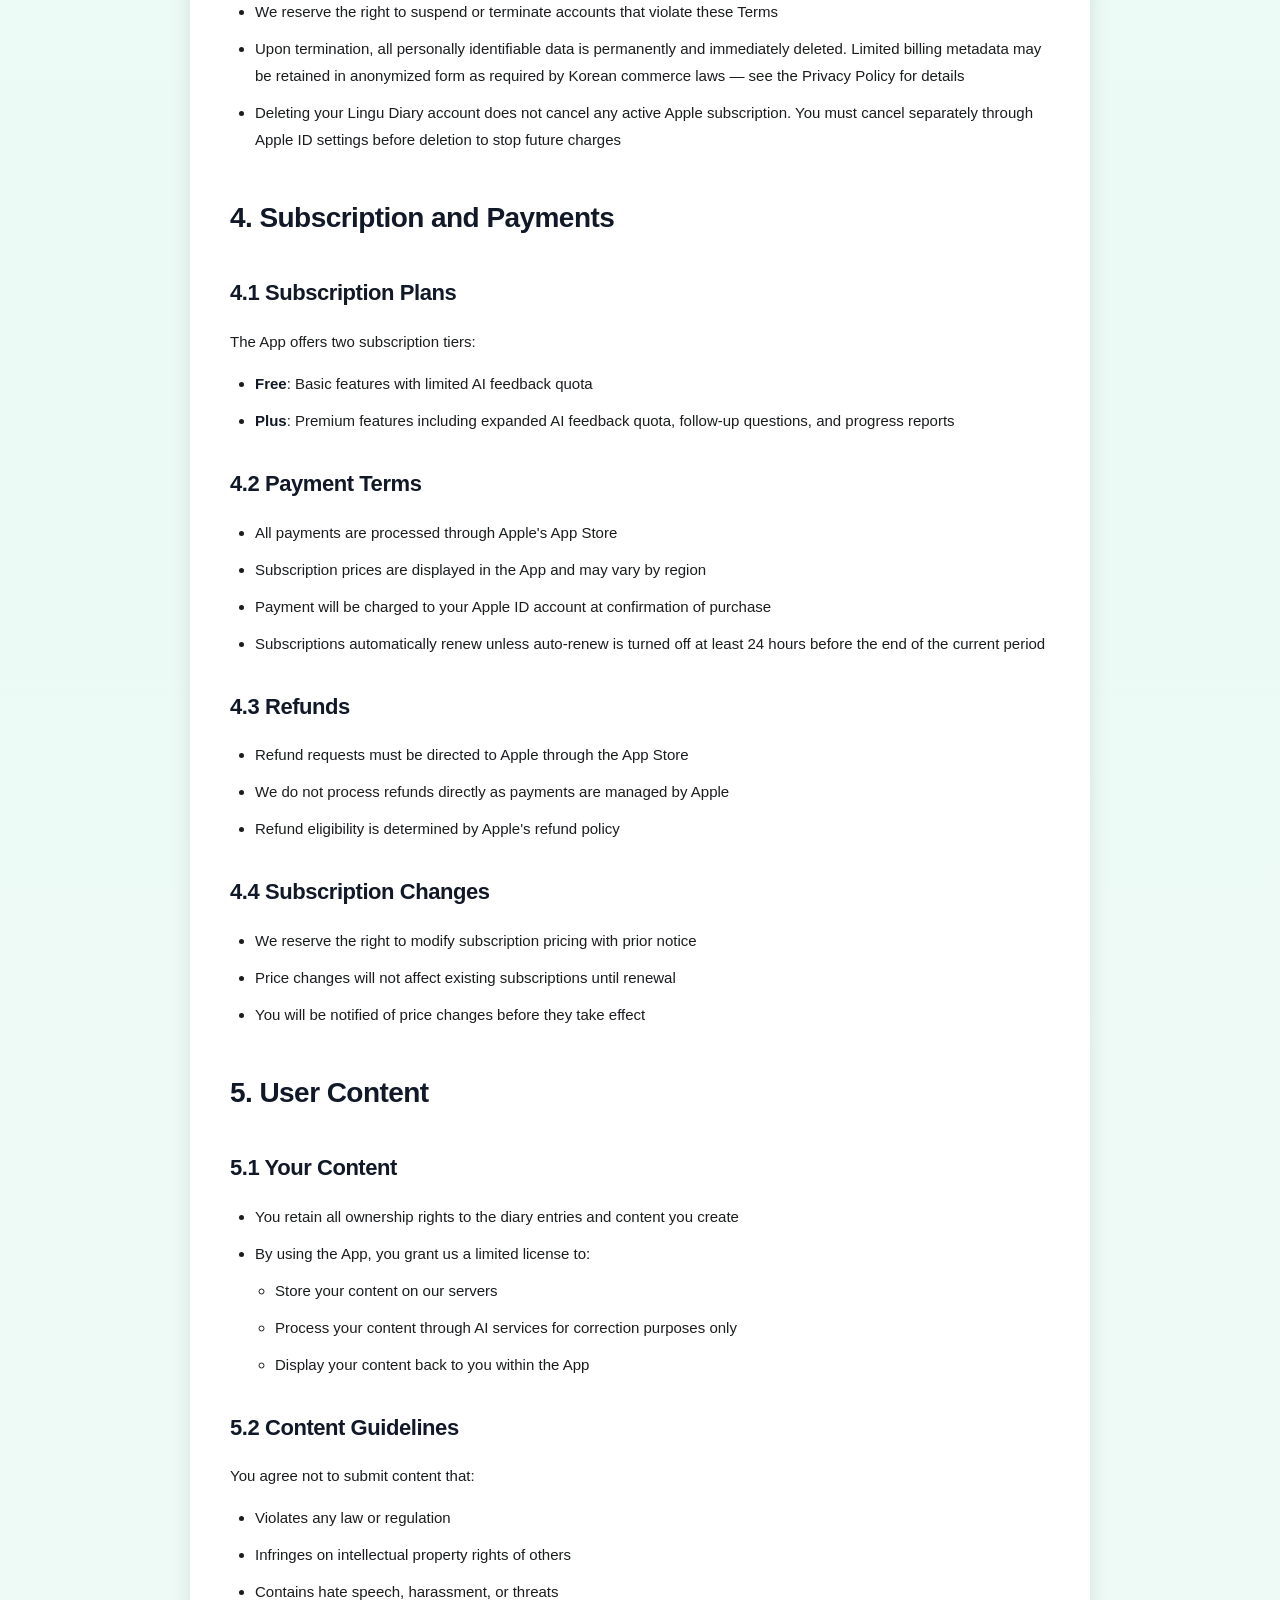
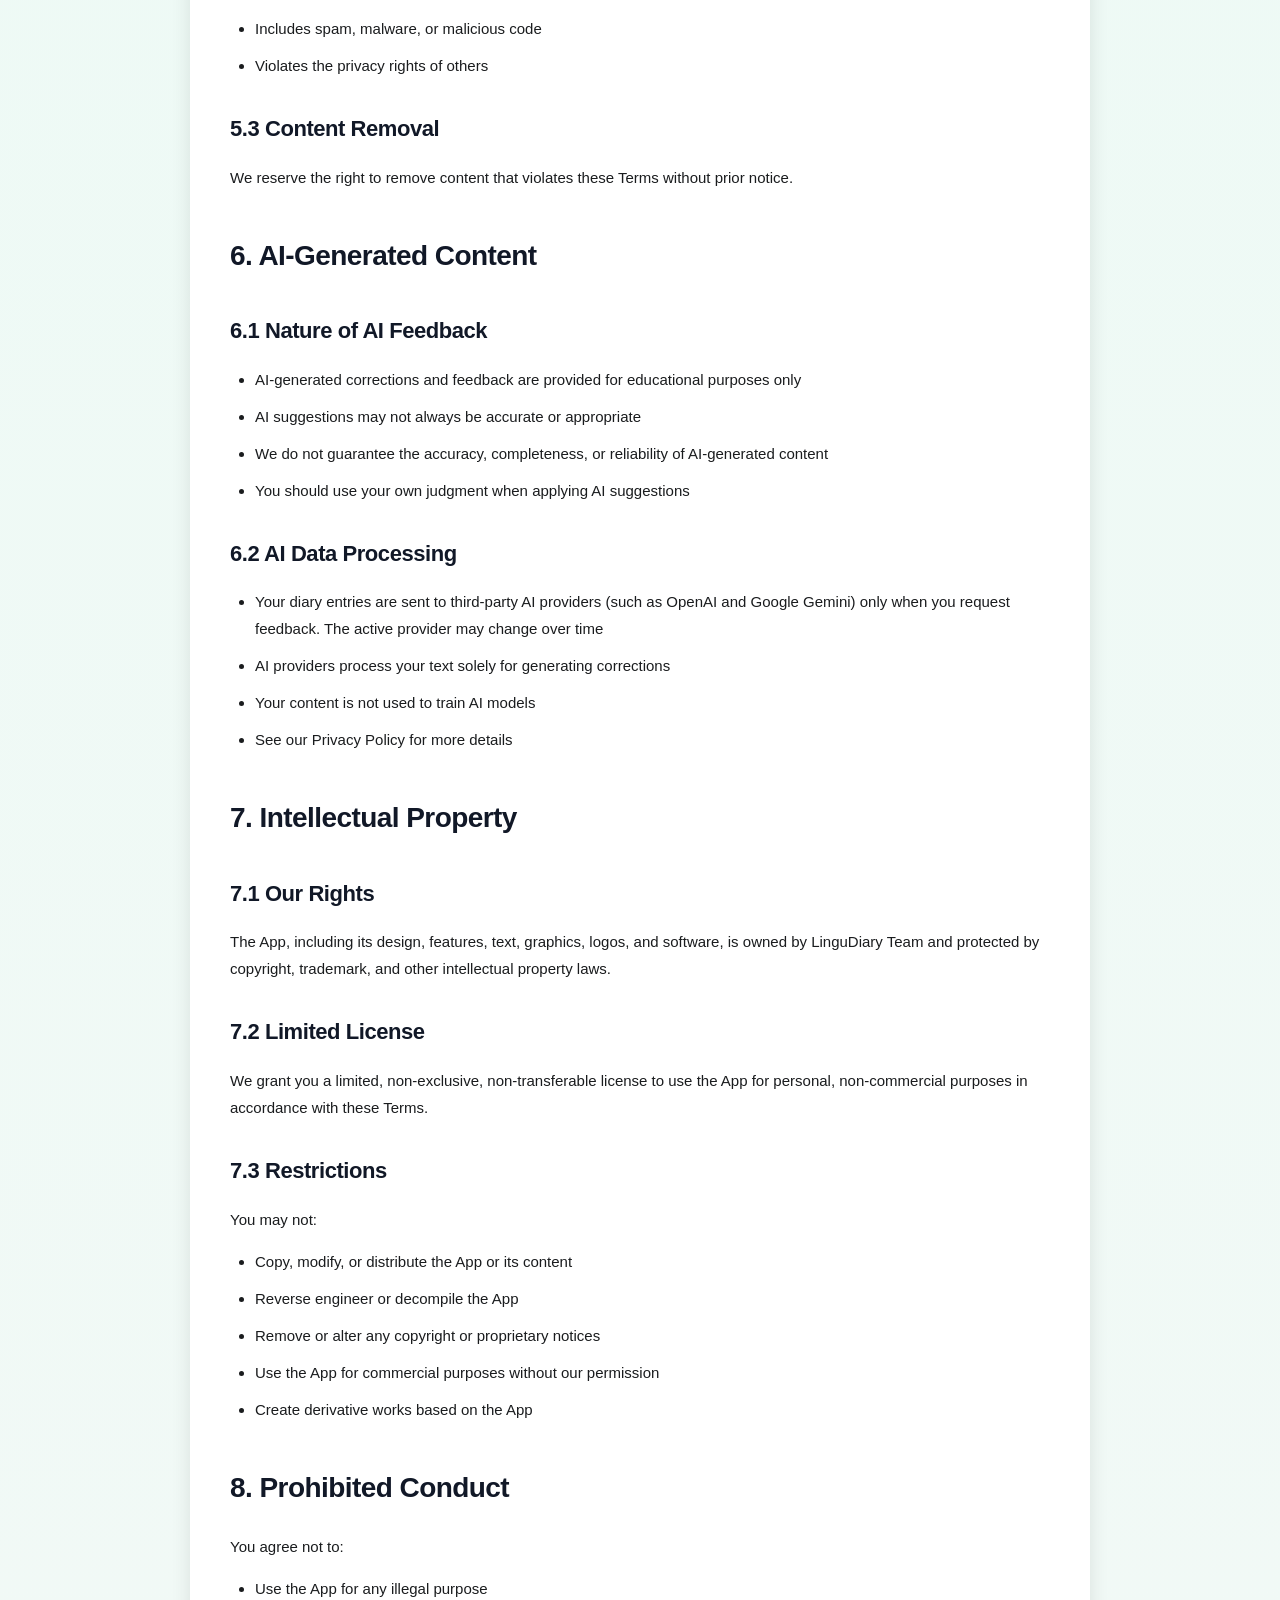
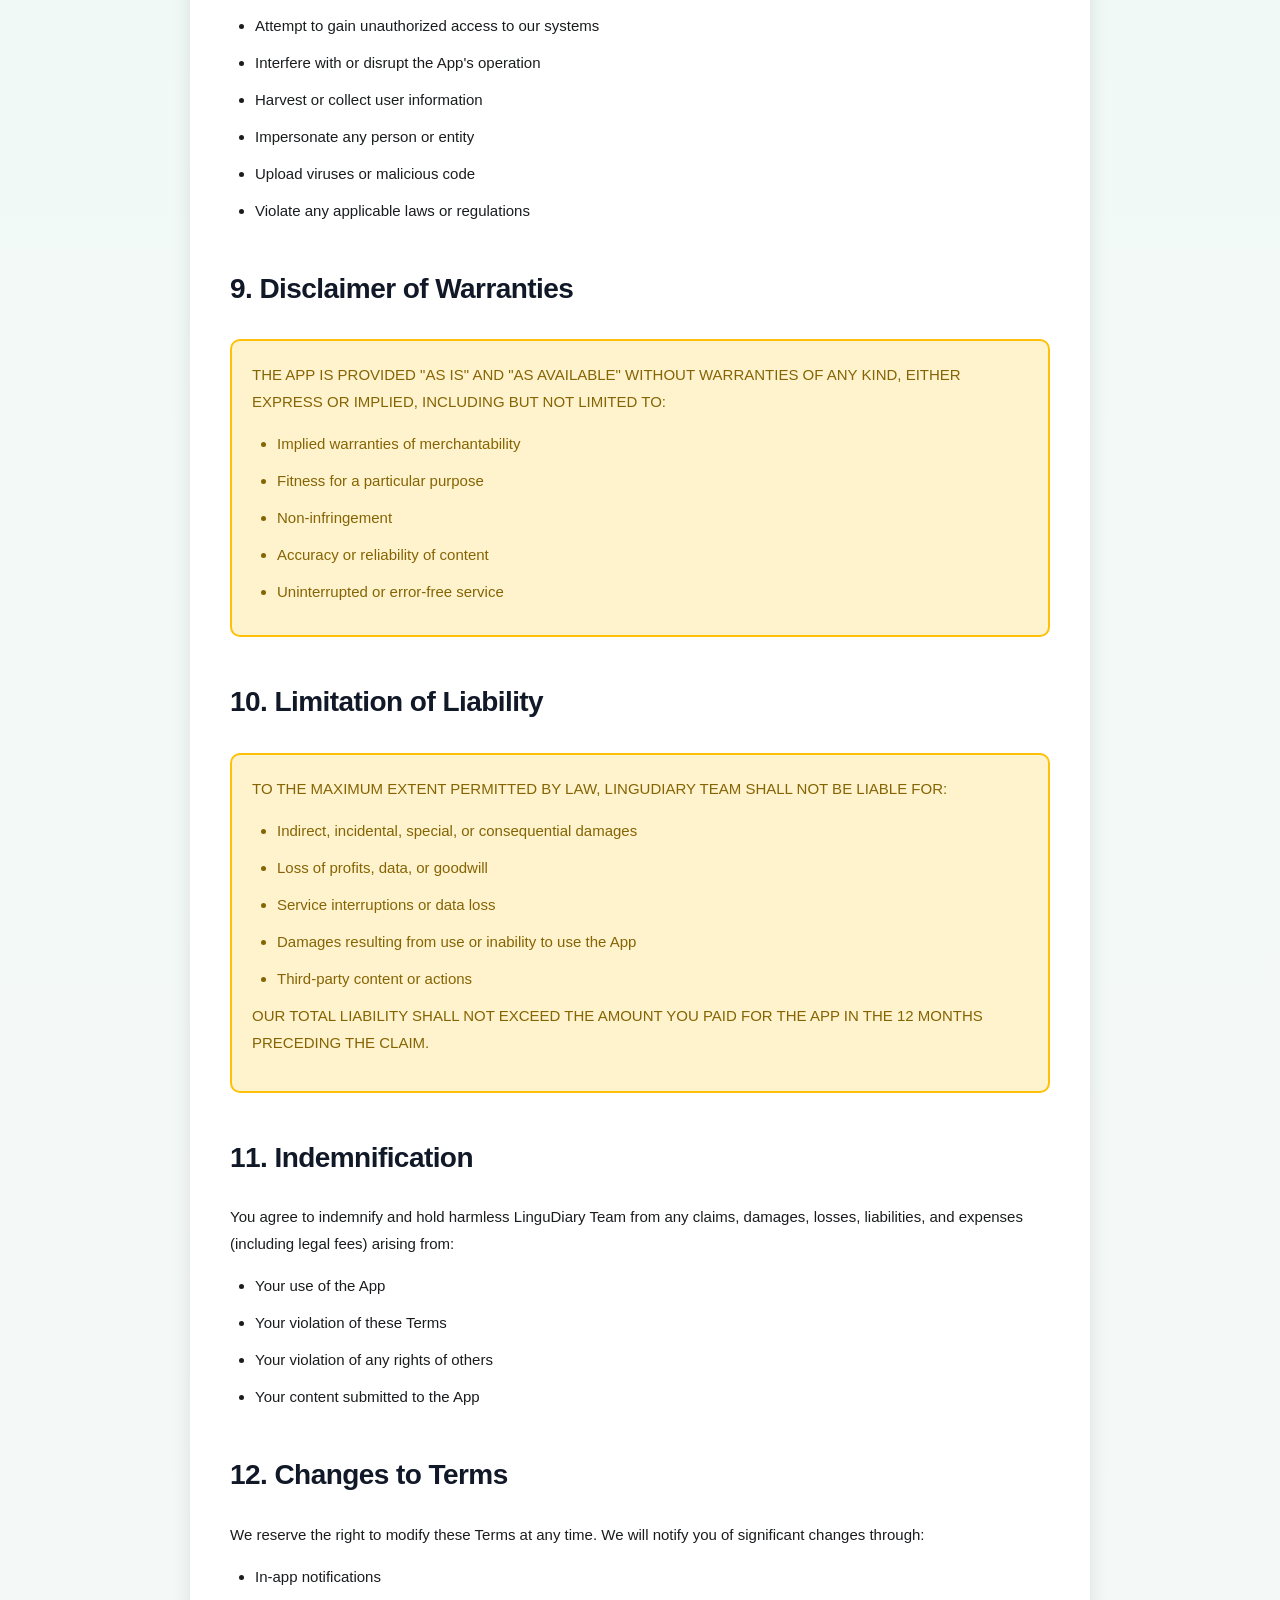
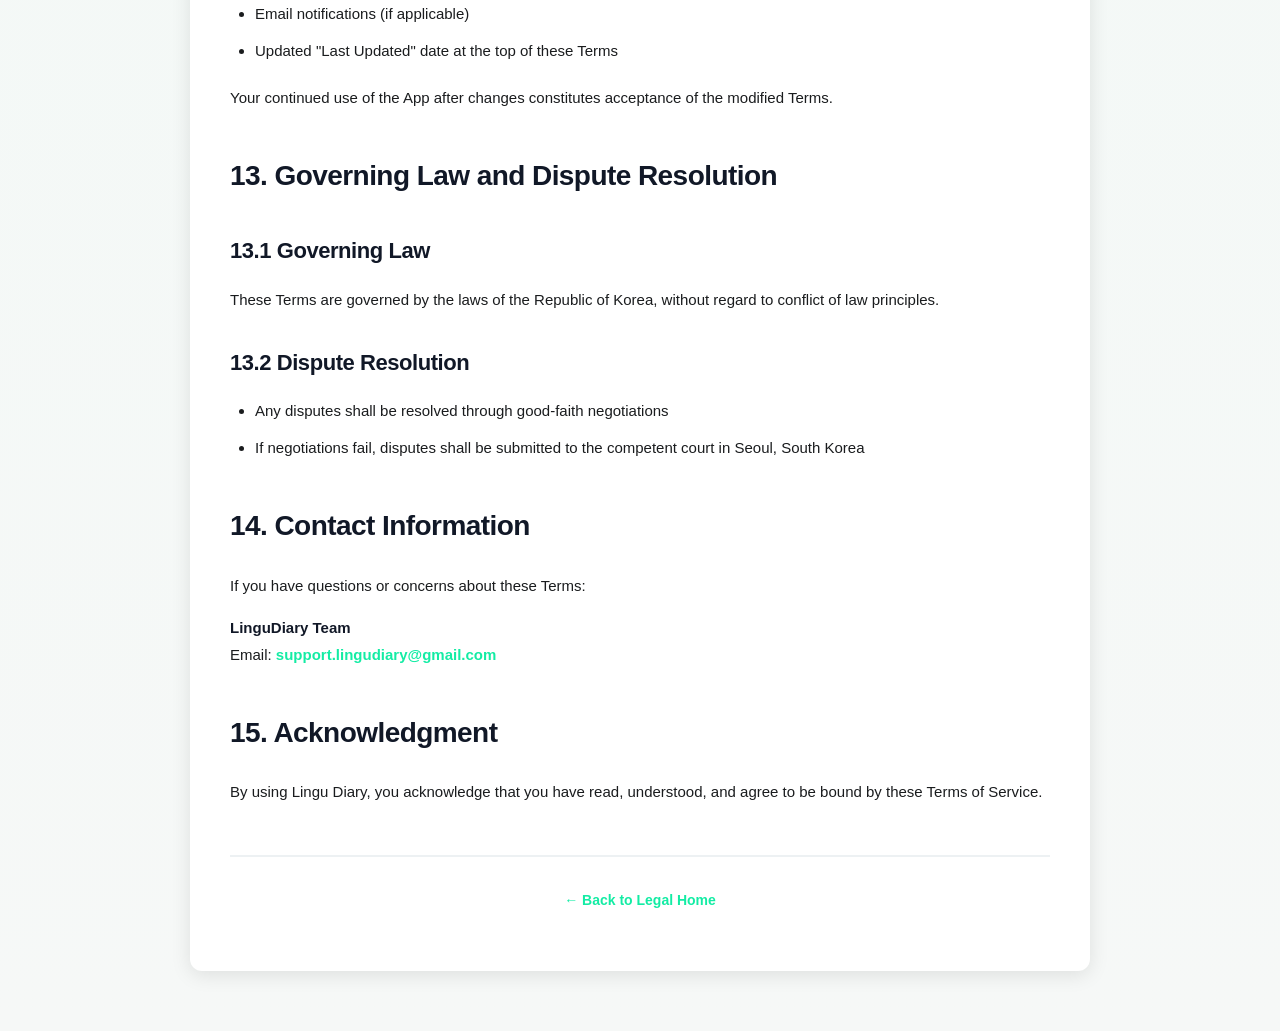
<file: public/terms-of-service.html>
<!DOCTYPE html>
<html lang="en">
<head>
    <meta charset="UTF-8">
    <meta name="viewport" content="width=device-width, initial-scale=1.0">
    <title>Terms of Service - Lingu Diary</title>
    <link rel="stylesheet" href="styles.css">
</head>
<body>
    <div class="container">
        <div class="header">
            <a href="index.html" class="back-link lang-active" data-lang="en">← Back to Legal Home</a>
            <a href="index.html" class="back-link" data-lang="ko">← 법적 고지 홈으로</a>
            <h1 class="lang-active" data-lang="en">Terms of Service</h1>
            <h1 data-lang="ko">서비스 이용약관</h1>
            <p class="last-updated lang-active" data-lang="en">Last Updated: May 20, 2026</p>
            <p class="last-updated" data-lang="ko">최종 업데이트: 2026년 5월 20일</p>
            <div class="lang-switcher" role="group" aria-label="Language">
                <button type="button" class="active" data-lang-btn="en">EN</button>
                <button type="button" data-lang-btn="ko">한국어</button>
            </div>
        </div>

        <div class="content">
            <!-- ========== ENGLISH ========== -->
            <div class="lang-active" data-lang="en">
                <p class="intro">Welcome to Lingu Diary. These Terms of Service ("Terms") govern your use of the Lingu Diary mobile application (the "App") operated by LinguDiary Team ("we", "us", or "our").</p>

                <p class="intro">By accessing or using the App, you agree to be bound by these Terms. If you do not agree to these Terms, please do not use the App.</p>

                <h2>1. Acceptance of Terms</h2>
                <p>By creating an account or using the App, you confirm that:</p>
                <ul>
                    <li>You are at least 13 years of age</li>
                    <li>You have the legal capacity to enter into these Terms</li>
                    <li>You will comply with these Terms and all applicable laws</li>
                </ul>

                <h2>2. Description of Service</h2>
                <p>Lingu Diary is an AI-powered English learning application that provides:</p>
                <ul>
                    <li>Daily English journal writing features</li>
                    <li>AI-generated corrections and feedback on your writing</li>
                    <li>Learning progress tracking and statistics</li>
                    <li>Vocabulary building tools</li>
                    <li>Subscription-based premium features</li>
                </ul>

                <h2>3. User Accounts</h2>

                <h3>3.1 Account Creation</h3>
                <ul>
                    <li>You must provide a valid email address to create an account</li>
                    <li>You are responsible for maintaining the confidentiality of your account credentials</li>
                    <li>You are responsible for all activities that occur under your account</li>
                    <li>You must notify us immediately of any unauthorized use of your account</li>
                </ul>

                <h3>3.2 Account Termination</h3>
                <ul>
                    <li>You may delete your account at any time through the App's Settings</li>
                    <li>We reserve the right to suspend or terminate accounts that violate these Terms</li>
                    <li>Upon termination, all personally identifiable data is permanently and immediately deleted. Limited billing metadata may be retained in anonymized form as required by Korean commerce laws — see the Privacy Policy for details</li>
                    <li>Deleting your Lingu Diary account does not cancel any active Apple subscription. You must cancel separately through Apple ID settings before deletion to stop future charges</li>
                </ul>

                <h2>4. Subscription and Payments</h2>

                <h3>4.1 Subscription Plans</h3>
                <p>The App offers two subscription tiers:</p>
                <ul>
                    <li><strong>Free</strong>: Basic features with limited AI feedback quota</li>
                    <li><strong>Plus</strong>: Premium features including expanded AI feedback quota, follow-up questions, and progress reports</li>
                </ul>

                <h3>4.2 Payment Terms</h3>
                <ul>
                    <li>All payments are processed through Apple's App Store</li>
                    <li>Subscription prices are displayed in the App and may vary by region</li>
                    <li>Payment will be charged to your Apple ID account at confirmation of purchase</li>
                    <li>Subscriptions automatically renew unless auto-renew is turned off at least 24 hours before the end of the current period</li>
                </ul>

                <h3>4.3 Refunds</h3>
                <ul>
                    <li>Refund requests must be directed to Apple through the App Store</li>
                    <li>We do not process refunds directly as payments are managed by Apple</li>
                    <li>Refund eligibility is determined by Apple's refund policy</li>
                </ul>

                <h3>4.4 Subscription Changes</h3>
                <ul>
                    <li>We reserve the right to modify subscription pricing with prior notice</li>
                    <li>Price changes will not affect existing subscriptions until renewal</li>
                    <li>You will be notified of price changes before they take effect</li>
                </ul>

                <h2>5. User Content</h2>

                <h3>5.1 Your Content</h3>
                <ul>
                    <li>You retain all ownership rights to the diary entries and content you create</li>
                    <li>By using the App, you grant us a limited license to:
                        <ul>
                            <li>Store your content on our servers</li>
                            <li>Process your content through AI services for correction purposes only</li>
                            <li>Display your content back to you within the App</li>
                        </ul>
                    </li>
                </ul>

                <h3>5.2 Content Guidelines</h3>
                <p>You agree not to submit content that:</p>
                <ul>
                    <li>Violates any law or regulation</li>
                    <li>Infringes on intellectual property rights of others</li>
                    <li>Contains hate speech, harassment, or threats</li>
                    <li>Includes spam, malware, or malicious code</li>
                    <li>Violates the privacy rights of others</li>
                </ul>

                <h3>5.3 Content Removal</h3>
                <p>We reserve the right to remove content that violates these Terms without prior notice.</p>

                <h2>6. AI-Generated Content</h2>

                <h3>6.1 Nature of AI Feedback</h3>
                <ul>
                    <li>AI-generated corrections and feedback are provided for educational purposes only</li>
                    <li>AI suggestions may not always be accurate or appropriate</li>
                    <li>We do not guarantee the accuracy, completeness, or reliability of AI-generated content</li>
                    <li>You should use your own judgment when applying AI suggestions</li>
                </ul>

                <h3>6.2 AI Data Processing</h3>
                <ul>
                    <li>Your diary entries are sent to third-party AI providers (such as OpenAI and Google Gemini) only when you request feedback. The active provider may change over time</li>
                    <li>AI providers process your text solely for generating corrections</li>
                    <li>Your content is not used to train AI models</li>
                    <li>See our Privacy Policy for more details</li>
                </ul>

                <h2>7. Intellectual Property</h2>

                <h3>7.1 Our Rights</h3>
                <p>The App, including its design, features, text, graphics, logos, and software, is owned by LinguDiary Team and protected by copyright, trademark, and other intellectual property laws.</p>

                <h3>7.2 Limited License</h3>
                <p>We grant you a limited, non-exclusive, non-transferable license to use the App for personal, non-commercial purposes in accordance with these Terms.</p>

                <h3>7.3 Restrictions</h3>
                <p>You may not:</p>
                <ul>
                    <li>Copy, modify, or distribute the App or its content</li>
                    <li>Reverse engineer or decompile the App</li>
                    <li>Remove or alter any copyright or proprietary notices</li>
                    <li>Use the App for commercial purposes without our permission</li>
                    <li>Create derivative works based on the App</li>
                </ul>

                <h2>8. Prohibited Conduct</h2>
                <p>You agree not to:</p>
                <ul>
                    <li>Use the App for any illegal purpose</li>
                    <li>Attempt to gain unauthorized access to our systems</li>
                    <li>Interfere with or disrupt the App's operation</li>
                    <li>Harvest or collect user information</li>
                    <li>Impersonate any person or entity</li>
                    <li>Upload viruses or malicious code</li>
                    <li>Violate any applicable laws or regulations</li>
                </ul>

                <h2>9. Disclaimer of Warranties</h2>
                <div class="important-note">
                    <p>THE APP IS PROVIDED "AS IS" AND "AS AVAILABLE" WITHOUT WARRANTIES OF ANY KIND, EITHER EXPRESS OR IMPLIED, INCLUDING BUT NOT LIMITED TO:</p>
                    <ul>
                        <li>Implied warranties of merchantability</li>
                        <li>Fitness for a particular purpose</li>
                        <li>Non-infringement</li>
                        <li>Accuracy or reliability of content</li>
                        <li>Uninterrupted or error-free service</li>
                    </ul>
                </div>

                <h2>10. Limitation of Liability</h2>
                <div class="important-note">
                    <p>TO THE MAXIMUM EXTENT PERMITTED BY LAW, LINGUDIARY TEAM SHALL NOT BE LIABLE FOR:</p>
                    <ul>
                        <li>Indirect, incidental, special, or consequential damages</li>
                        <li>Loss of profits, data, or goodwill</li>
                        <li>Service interruptions or data loss</li>
                        <li>Damages resulting from use or inability to use the App</li>
                        <li>Third-party content or actions</li>
                    </ul>
                    <p>OUR TOTAL LIABILITY SHALL NOT EXCEED THE AMOUNT YOU PAID FOR THE APP IN THE 12 MONTHS PRECEDING THE CLAIM.</p>
                </div>

                <h2>11. Indemnification</h2>
                <p>You agree to indemnify and hold harmless LinguDiary Team from any claims, damages, losses, liabilities, and expenses (including legal fees) arising from:</p>
                <ul>
                    <li>Your use of the App</li>
                    <li>Your violation of these Terms</li>
                    <li>Your violation of any rights of others</li>
                    <li>Your content submitted to the App</li>
                </ul>

                <h2>12. Changes to Terms</h2>
                <p>We reserve the right to modify these Terms at any time. We will notify you of significant changes through:</p>
                <ul>
                    <li>In-app notifications</li>
                    <li>Email notifications (if applicable)</li>
                    <li>Updated "Last Updated" date at the top of these Terms</li>
                </ul>
                <p>Your continued use of the App after changes constitutes acceptance of the modified Terms.</p>

                <h2>13. Governing Law and Dispute Resolution</h2>

                <h3>13.1 Governing Law</h3>
                <p>These Terms are governed by the laws of the Republic of Korea, without regard to conflict of law principles.</p>

                <h3>13.2 Dispute Resolution</h3>
                <ul>
                    <li>Any disputes shall be resolved through good-faith negotiations</li>
                    <li>If negotiations fail, disputes shall be submitted to the competent court in Seoul, South Korea</li>
                </ul>

                <h2>14. Contact Information</h2>
                <p>If you have questions or concerns about these Terms:</p>
                <p><strong>LinguDiary Team</strong><br>
                Email: <a href="mailto:support.lingudiary@gmail.com">support.lingudiary@gmail.com</a></p>

                <h2>15. Acknowledgment</h2>
                <p>By using Lingu Diary, you acknowledge that you have read, understood, and agree to be bound by these Terms of Service.</p>
            </div>

            <!-- ========== KOREAN ========== -->
            <div data-lang="ko">
                <p class="intro">Lingu Diary에 오신 것을 환영합니다. 본 서비스 이용약관(이하 "본 약관")은 LinguDiary 팀(이하 "당사")이 운영하는 Lingu Diary 모바일 애플리케이션(이하 "본 앱")의 이용에 관한 사항을 규율합니다.</p>

                <p class="intro">본 앱에 접근하거나 이를 이용함으로써 이용자는 본 약관에 동의하는 것으로 간주됩니다. 본 약관에 동의하지 않는 경우 본 앱을 이용하지 마시기 바랍니다.</p>

                <h2>1. 약관의 동의</h2>
                <p>이용자가 계정을 생성하거나 본 앱을 이용하는 경우 다음 사항을 확인하는 것으로 간주됩니다.</p>
                <ul>
                    <li>이용자는 만 13세 이상입니다.</li>
                    <li>이용자는 본 약관을 체결할 법적 능력이 있습니다.</li>
                    <li>이용자는 본 약관 및 관련 법령을 준수할 것입니다.</li>
                </ul>

                <h2>2. 서비스의 내용</h2>
                <p>Lingu Diary는 다음과 같은 기능을 제공하는 AI 기반 영어 학습 애플리케이션입니다.</p>
                <ul>
                    <li>매일의 영어 일기 작성 기능</li>
                    <li>작문에 대한 AI 기반 교정 및 피드백</li>
                    <li>학습 진도 추적 및 통계</li>
                    <li>어휘 학습 도구</li>
                    <li>구독 기반 프리미엄 기능</li>
                </ul>

                <h2>3. 이용자 계정</h2>

                <h3>3.1 계정 생성</h3>
                <ul>
                    <li>계정 생성을 위해 유효한 이메일 주소를 제공해야 합니다.</li>
                    <li>이용자는 본인의 계정 정보를 기밀로 유지할 책임이 있습니다.</li>
                    <li>이용자는 본인 계정에서 이루어지는 모든 활동에 대해 책임을 집니다.</li>
                    <li>무단 사용이 확인되는 경우 즉시 당사에 통지해야 합니다.</li>
                </ul>

                <h3>3.2 계정 해지</h3>
                <ul>
                    <li>이용자는 앱 설정에서 언제든지 계정을 삭제할 수 있습니다.</li>
                    <li>당사는 본 약관을 위반하는 계정을 정지하거나 해지할 권리를 보유합니다.</li>
                    <li>해지 시 개인 식별 가능한 모든 데이터는 즉시 영구 삭제됩니다. 다만 「전자상거래 등에서의 소비자보호에 관한 법률」 등 관계 법령에 따라 일부 결제 메타데이터는 익명화된 형태로 보관될 수 있으며, 자세한 사항은 개인정보 처리방침을 참고해 주시기 바랍니다.</li>
                    <li>Lingu Diary 계정 삭제는 Apple 구독을 자동으로 해지하지 않습니다. 추가 결제를 막으시려면 계정 삭제 전에 Apple ID 설정에서 별도로 구독을 해지하셔야 합니다.</li>
                </ul>

                <h2>4. 구독 및 결제</h2>

                <h3>4.1 구독 플랜</h3>
                <p>본 앱은 다음 두 가지 구독 등급을 제공합니다.</p>
                <ul>
                    <li><strong>Free</strong>: 제한된 AI 피드백 사용량을 포함한 기본 기능</li>
                    <li><strong>Plus</strong>: 확장된 AI 피드백 사용량, 후속 질문 및 진도 리포트 등 프리미엄 기능</li>
                </ul>

                <h3>4.2 결제 조건</h3>
                <ul>
                    <li>모든 결제는 Apple App Store를 통해 처리됩니다.</li>
                    <li>구독 가격은 앱 내에 표시되며 지역에 따라 다를 수 있습니다.</li>
                    <li>구매 확정 시 이용자의 Apple ID 계정에서 결제가 이루어집니다.</li>
                    <li>구독은 현재 기간 종료 최소 24시간 전까지 자동 갱신을 해제하지 않는 한 자동으로 갱신됩니다.</li>
                </ul>

                <h3>4.3 환불</h3>
                <ul>
                    <li>환불 요청은 App Store를 통해 Apple로 직접 요청해야 합니다.</li>
                    <li>결제는 Apple이 관리하므로 당사는 환불을 직접 처리하지 않습니다.</li>
                    <li>환불 가능 여부는 Apple의 환불 정책에 따라 결정됩니다.</li>
                </ul>

                <h3>4.4 구독 변경</h3>
                <ul>
                    <li>당사는 사전 고지 후 구독 가격을 변경할 권리를 보유합니다.</li>
                    <li>가격 변경은 갱신 시점까지 기존 구독에 영향을 미치지 않습니다.</li>
                    <li>가격 변경은 적용 전에 이용자에게 고지됩니다.</li>
                </ul>

                <h2>5. 이용자 콘텐츠</h2>

                <h3>5.1 이용자 콘텐츠의 권리</h3>
                <ul>
                    <li>이용자는 본인이 작성한 일기 및 콘텐츠에 대한 모든 소유권을 보유합니다.</li>
                    <li>본 앱을 이용함으로써 이용자는 당사에 다음과 같은 제한적 라이선스를 부여합니다.
                        <ul>
                            <li>당사 서버에 이용자의 콘텐츠를 저장</li>
                            <li>교정 목적에 한하여 AI 서비스를 통한 콘텐츠 처리</li>
                            <li>본 앱 내에서 이용자의 콘텐츠를 이용자에게 다시 표시</li>
                        </ul>
                    </li>
                </ul>

                <h3>5.2 콘텐츠 가이드라인</h3>
                <p>이용자는 다음과 같은 콘텐츠를 제출하지 않을 것에 동의합니다.</p>
                <ul>
                    <li>법령 또는 규정을 위반하는 콘텐츠</li>
                    <li>타인의 지식재산권을 침해하는 콘텐츠</li>
                    <li>혐오 표현, 괴롭힘 또는 위협이 포함된 콘텐츠</li>
                    <li>스팸, 악성 소프트웨어 또는 악의적인 코드를 포함하는 콘텐츠</li>
                    <li>타인의 프라이버시 권리를 침해하는 콘텐츠</li>
                </ul>

                <h3>5.3 콘텐츠 삭제</h3>
                <p>당사는 본 약관을 위반하는 콘텐츠를 사전 통보 없이 삭제할 권리를 보유합니다.</p>

                <h2>6. AI 생성 콘텐츠</h2>

                <h3>6.1 AI 피드백의 성격</h3>
                <ul>
                    <li>AI가 생성한 교정 및 피드백은 교육적 목적에 한하여 제공됩니다.</li>
                    <li>AI의 제안이 항상 정확하거나 적절한 것은 아닙니다.</li>
                    <li>당사는 AI 생성 콘텐츠의 정확성, 완전성 또는 신뢰성을 보장하지 않습니다.</li>
                    <li>이용자는 AI 제안을 적용할 때 스스로의 판단을 사용해야 합니다.</li>
                </ul>

                <h3>6.2 AI 데이터 처리</h3>
                <ul>
                    <li>이용자의 일기 내용은 피드백 요청 시에만 제3자 AI 제공업체(OpenAI, Google Gemini 등)로 전송됩니다. 실제로 이용되는 제공업체는 변경될 수 있습니다.</li>
                    <li>AI 제공업체는 오직 교정 생성 목적으로만 텍스트를 처리합니다.</li>
                    <li>이용자의 콘텐츠는 AI 모델 학습에 사용되지 않습니다.</li>
                    <li>자세한 사항은 개인정보 처리방침을 참고해 주시기 바랍니다.</li>
                </ul>

                <h2>7. 지식재산권</h2>

                <h3>7.1 당사의 권리</h3>
                <p>본 앱의 디자인, 기능, 텍스트, 그래픽, 로고, 소프트웨어 등 일체는 LinguDiary 팀이 소유하며 저작권, 상표권 및 기타 지식재산권법에 의해 보호됩니다.</p>

                <h3>7.2 제한적 라이선스</h3>
                <p>당사는 본 약관에 따라 이용자에게 개인적·비상업적 목적에 한해 본 앱을 이용할 수 있는 제한적, 비독점적, 양도 불가능한 라이선스를 부여합니다.</p>

                <h3>7.3 이용 제한</h3>
                <p>이용자는 다음 행위를 할 수 없습니다.</p>
                <ul>
                    <li>본 앱 또는 그 콘텐츠의 복제, 수정, 배포</li>
                    <li>본 앱의 리버스 엔지니어링 또는 디컴파일</li>
                    <li>저작권 또는 소유권 표시의 제거 또는 변경</li>
                    <li>당사의 허가 없이 상업적 목적으로 본 앱을 이용</li>
                    <li>본 앱에 기반한 2차적 저작물의 생성</li>
                </ul>

                <h2>8. 금지 행위</h2>
                <p>이용자는 다음 행위를 하지 않을 것에 동의합니다.</p>
                <ul>
                    <li>불법적인 목적으로 본 앱을 이용하는 행위</li>
                    <li>당사 시스템에 무단 접근을 시도하는 행위</li>
                    <li>본 앱의 운영을 방해하거나 중단시키는 행위</li>
                    <li>이용자 정보를 수집하거나 탈취하는 행위</li>
                    <li>타인 또는 단체를 사칭하는 행위</li>
                    <li>바이러스 또는 악성 코드를 업로드하는 행위</li>
                    <li>관련 법령을 위반하는 행위</li>
                </ul>

                <h2>9. 보증의 부인</h2>
                <div class="important-note">
                    <p>본 앱은 "있는 그대로(AS IS)" 및 "이용 가능한 상태(AS AVAILABLE)"로 제공되며, 명시적이든 묵시적이든 다음을 포함한 어떠한 보증도 제공하지 않습니다.</p>
                    <ul>
                        <li>상품성에 대한 묵시적 보증</li>
                        <li>특정 목적에의 적합성</li>
                        <li>권리 비침해</li>
                        <li>콘텐츠의 정확성 또는 신뢰성</li>
                        <li>서비스의 무중단 또는 무오류 제공</li>
                    </ul>
                </div>

                <h2>10. 책임의 제한</h2>
                <div class="important-note">
                    <p>관련 법령이 허용하는 최대 범위 내에서, LINGUDIARY 팀은 다음에 대해 책임을 지지 않습니다.</p>
                    <ul>
                        <li>간접적, 부수적, 특별 또는 결과적 손해</li>
                        <li>이익, 데이터 또는 영업권의 손실</li>
                        <li>서비스 중단 또는 데이터 손실</li>
                        <li>본 앱의 이용 또는 이용 불가로 인한 손해</li>
                        <li>제3자의 콘텐츠 또는 행위</li>
                    </ul>
                    <p>당사의 총 책임은 청구 제기 이전 12개월 동안 이용자가 본 앱에 지급한 금액을 초과하지 않습니다.</p>
                </div>

                <h2>11. 면책</h2>
                <p>이용자는 다음 사유로 발생하는 모든 청구, 손해, 손실, 책임 및 비용(변호사 비용 포함)으로부터 LinguDiary 팀을 면책하고 보호할 것에 동의합니다.</p>
                <ul>
                    <li>이용자의 본 앱 이용</li>
                    <li>이용자의 본 약관 위반</li>
                    <li>이용자의 타인 권리 침해</li>
                    <li>이용자가 본 앱에 제출한 콘텐츠</li>
                </ul>

                <h2>12. 약관의 변경</h2>
                <p>당사는 언제든지 본 약관을 변경할 권리를 보유합니다. 중요한 변경 사항은 다음과 같은 방법으로 고지합니다.</p>
                <ul>
                    <li>앱 내 알림</li>
                    <li>이메일 알림 (해당되는 경우)</li>
                    <li>본 약관 상단의 "최종 업데이트" 날짜 갱신</li>
                </ul>
                <p>변경 이후에도 본 앱을 계속 이용하시는 경우, 개정된 약관에 동의하신 것으로 간주합니다.</p>

                <h2>13. 준거법 및 분쟁 해결</h2>

                <h3>13.1 준거법</h3>
                <p>본 약관은 국제사법 원칙과 관계없이 대한민국 법령에 따라 규율됩니다.</p>

                <h3>13.2 분쟁 해결</h3>
                <ul>
                    <li>모든 분쟁은 상호 신의성실의 원칙에 따른 협의를 통해 해결합니다.</li>
                    <li>협의가 이루어지지 않는 경우, 분쟁은 대한민국 서울의 관할 법원에 제소합니다.</li>
                </ul>

                <h2>14. 문의처</h2>
                <p>본 약관과 관련하여 질문 또는 우려 사항이 있는 경우 아래로 연락해 주시기 바랍니다.</p>
                <p><strong>LinguDiary 팀</strong><br>
                이메일: <a href="mailto:support.lingudiary@gmail.com">support.lingudiary@gmail.com</a></p>

                <h2>15. 확인</h2>
                <p>Lingu Diary를 이용함으로써 이용자는 본 서비스 이용약관을 읽고 이해하였으며 이에 동의함을 확인합니다.</p>
            </div>
        </div>

        <div class="footer">
            <a href="index.html" class="back-link lang-active" data-lang="en">← Back to Legal Home</a>
            <a href="index.html" class="back-link" data-lang="ko">← 법적 고지 홈으로</a>
        </div>
    </div>
    <script src="lang.js"></script>
</body>
</html>
</file>
<file: public/styles.css>
* {
    margin: 0;
    padding: 0;
    box-sizing: border-box;
}

body {
    font-family: -apple-system, BlinkMacSystemFont, 'Segoe UI', 'Roboto', 'Helvetica', 'Arial', sans-serif;
    line-height: 1.6;
    color: #1a1c1e;
    background: linear-gradient(to bottom, #e8fbf4 0%, #f6f8f7 100%);
    min-height: 100vh;
    padding: 20px;
}

.container {
    max-width: 900px;
    margin: 0 auto;
    background: white;
    border-radius: 12px;
    box-shadow: 0 4px 20px rgba(0, 0, 0, 0.1);
    padding: 40px;
    margin-top: 20px;
    margin-bottom: 40px;
}

.header {
    text-align: center;
    margin-bottom: 40px;
    padding-bottom: 30px;
    border-bottom: 2px solid #edf1f3;
}

.header h1 {
    font-size: 36px;
    font-weight: 700;
    color: #111827;
    margin-bottom: 10px;
    letter-spacing: -0.72px;
}

.last-updated {
    font-size: 14px;
    color: #6c7278;
    font-weight: 500;
    margin-top: 10px;
}

.back-link {
    display: inline-block;
    color: #13eca4;
    text-decoration: none;
    font-weight: 600;
    font-size: 14px;
    margin-bottom: 20px;
    transition: opacity 0.2s;
}

.back-link:hover {
    opacity: 0.8;
}

.lang-switcher {
    display: inline-flex;
    gap: 0;
    margin-top: 16px;
    background: #f6f8f7;
    border-radius: 999px;
    padding: 4px;
    border: 1px solid #edf1f3;
}

.lang-switcher button {
    appearance: none;
    border: none;
    background: transparent;
    padding: 6px 18px;
    font-size: 13px;
    font-weight: 600;
    color: #6c7278;
    border-radius: 999px;
    cursor: pointer;
    transition: all 0.2s;
    font-family: inherit;
}

.lang-switcher button:hover {
    color: #111827;
}

.lang-switcher button.active {
    background: #13eca4;
    color: white;
}

[data-lang]:not(.lang-active) {
    display: none !important;
}

a[data-lang].lang-active.back-link {
    display: inline-block;
}

.content {
    line-height: 1.8;
}

.intro {
    font-size: 16px;
    color: #1a1c1e;
    margin-bottom: 30px;
    padding: 20px;
    background: #f6f8f7;
    border-left: 4px solid #13eca4;
    border-radius: 4px;
}

h2 {
    font-size: 28px;
    font-weight: 700;
    color: #111827;
    margin-top: 40px;
    margin-bottom: 20px;
    letter-spacing: -0.56px;
}

h3 {
    font-size: 22px;
    font-weight: 700;
    color: #111827;
    margin-top: 30px;
    margin-bottom: 15px;
    letter-spacing: -0.44px;
}

h4 {
    font-size: 18px;
    font-weight: 600;
    color: #111827;
    margin-top: 20px;
    margin-bottom: 10px;
}

p {
    margin-bottom: 15px;
    font-size: 15px;
    color: #1a1c1e;
}

ul {
    margin-bottom: 20px;
    margin-left: 25px;
}

li {
    margin-bottom: 10px;
    font-size: 15px;
    color: #1a1c1e;
}

ul ul {
    margin-top: 10px;
    margin-left: 20px;
}

a {
    color: #13eca4;
    text-decoration: none;
    font-weight: 600;
    transition: opacity 0.2s;
}

a:hover {
    opacity: 0.8;
}

strong {
    font-weight: 600;
    color: #111827;
}

.important-note {
    background: #fff3cd;
    border: 2px solid #ffc107;
    border-radius: 10px;
    padding: 20px;
    margin: 25px 0;
}

.important-note h4 {
    color: #856404;
    margin-top: 0;
    margin-bottom: 15px;
}

.important-note p {
    color: #856404;
}

.important-note ul {
    margin-bottom: 0;
}

.important-note li {
    color: #856404;
}

.footer {
    text-align: center;
    margin-top: 50px;
    padding-top: 30px;
    border-top: 2px solid #edf1f3;
}

/* Responsive Design */
@media (max-width: 768px) {
    body {
        padding: 10px;
    }

    .container {
        padding: 24px;
        margin-top: 10px;
    }

    .header h1 {
        font-size: 28px;
    }

    h2 {
        font-size: 24px;
    }

    h3 {
        font-size: 20px;
    }

    h4 {
        font-size: 16px;
    }

    p, li {
        font-size: 14px;
    }

    ul {
        margin-left: 20px;
    }
}

@media (max-width: 480px) {
    .container {
        padding: 20px;
    }

    .header h1 {
        font-size: 24px;
    }

    h2 {
        font-size: 20px;
    }

    h3 {
        font-size: 18px;
    }
}
</file>
